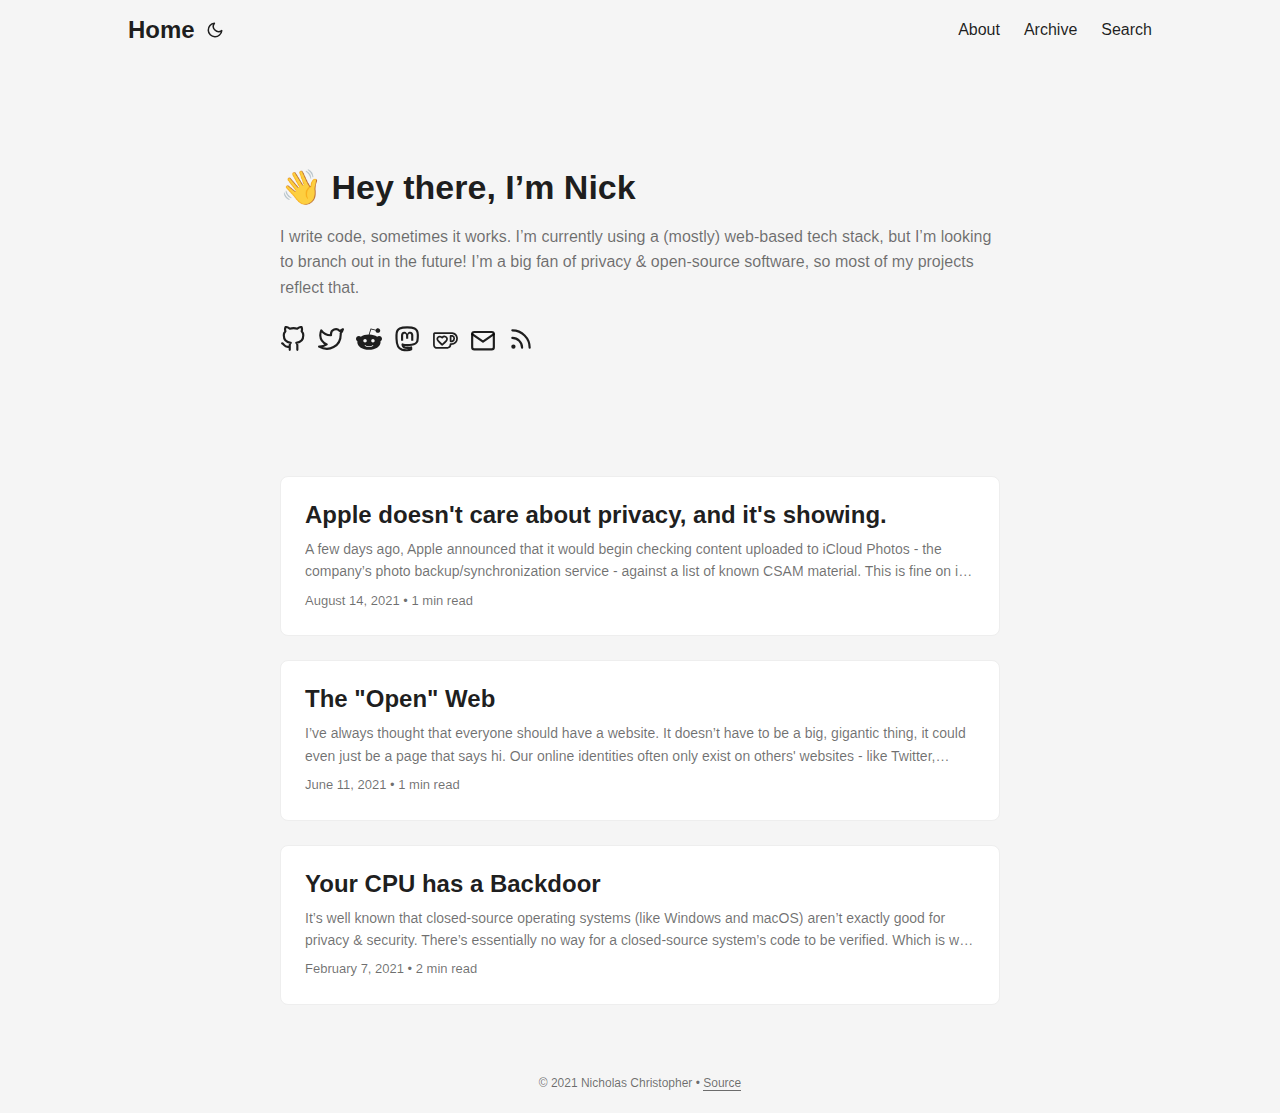
<file: index.html>
<!doctype html><html lang=en dir=auto><head><meta charset=utf-8><meta http-equiv=x-ua-compatible content="IE=edge"><meta name=viewport content="width=device-width,initial-scale=1,shrink-to-fit=no"><meta name=robots content="index, follow"><title>Nicholas Christopher</title><meta name=description content="I write code, sometimes it works."><meta name=author content="Nicholas Christopher"><link rel=canonical href=https://nchristopher.me/><link crossorigin=anonymous href=/assets/css/stylesheet.min.89aab768f0bfdb518bcb853d9ae801c0b09796beef62f872831e12d3bc8c7fbd.css integrity="sha256-iaq3aPC/21GLy4U9mugBwLCXlr7vYvhygx4S07yMf70=" rel="preload stylesheet" as=style><link rel=icon href=https://nchristopher.me/icon/favicon.ico><link rel=icon type=image/png sizes=16x16 href=https://nchristopher.me/icon/favicon-16x16.png><link rel=icon type=image/png sizes=32x32 href=https://nchristopher.me/icon/favicon-32x32.png><link rel=apple-touch-icon href=https://nchristopher.me/icon/apple-touch-icon.png><link rel=mask-icon href=https://nchristopher.me/safari-pinned-tab.svg><meta name=theme-color content="#2e2e33"><meta name=msapplication-TileColor content="#2e2e33"><meta name=generator content="Hugo 0.85.0"><link rel=alternate type=application/rss+xml href=https://nchristopher.me/index.xml><link rel=alternate type=application/json href=https://nchristopher.me/index.json><meta property="og:title" content="Nicholas Christopher"><meta property="og:description" content="I write code, sometimes it works."><meta property="og:type" content="website"><meta property="og:url" content="https://nchristopher.me/"><meta property="og:image" content="https://nchristopher.me/img/og-banner.png"><meta name=twitter:card content="summary_large_image"><meta name=twitter:image content="https://nchristopher.me/img/og-banner.png"><meta name=twitter:title content="Nicholas Christopher"><meta name=twitter:description content="I write code, sometimes it works."><script type=application/ld+json>{"@context":"https://schema.org","@type":"Organization","name":"Nicholas Christopher","url":"https://nchristopher.me/","description":"I write code, sometimes it works.","thumbnailUrl":"https://nchristopher.me/icon/favicon.ico","sameAs":["https://github.com/nchristopher","https://twitter.com/nickhasoccured","https://reddit.com/u/nickhasoccured","https://mastodon.online/@nchristopher","https://ko-fi.com/nchristopher","mailto:nchristopher@tuta.io","index.xml"]}</script></head><body class=list id=top><script>localStorage.getItem("pref-theme")==="dark"?document.body.classList.add('dark'):localStorage.getItem("pref-theme")==="light"?document.body.classList.remove('dark'):window.matchMedia('(prefers-color-scheme: dark)').matches&&document.body.classList.add('dark')</script><noscript><style type=text/css>#theme-toggle,.top-link{display:none}</style><style>@media(prefers-color-scheme:dark){:root{--theme:#1d1e20;--entry:#2e2e33;--primary:rgba(255, 255, 255, 0.84);--secondary:rgba(255, 255, 255, 0.56);--tertiary:rgba(255, 255, 255, 0.16);--content:rgba(255, 255, 255, 0.74);--hljs-bg:#2e2e33;--code-bg:#37383e;--border:#333}.list{background:var(--theme)}.list:not(.dark)::-webkit-scrollbar-track{background:0 0}.list:not(.dark)::-webkit-scrollbar-thumb{border-color:var(--theme)}}</style></noscript><header class=header><nav class=nav><div class=logo><a href=https://nchristopher.me/ accesskey=h title="Home (Alt + H)">Home</a>
<span class=logo-switches><button id=theme-toggle accesskey=t title="(Alt + T)"><svg id="moon" xmlns="http://www.w3.org/2000/svg" width="24" height="24" viewBox="0 0 24 24" fill="none" stroke="currentcolor" stroke-width="2" stroke-linecap="round" stroke-linejoin="round"><path d="M21 12.79A9 9 0 1111.21 3 7 7 0 0021 12.79z"/></svg><svg id="sun" xmlns="http://www.w3.org/2000/svg" width="24" height="24" viewBox="0 0 24 24" fill="none" stroke="currentcolor" stroke-width="2" stroke-linecap="round" stroke-linejoin="round"><circle cx="12" cy="12" r="5"/><line x1="12" y1="1" x2="12" y2="3"/><line x1="12" y1="21" x2="12" y2="23"/><line x1="4.22" y1="4.22" x2="5.64" y2="5.64"/><line x1="18.36" y1="18.36" x2="19.78" y2="19.78"/><line x1="1" y1="12" x2="3" y2="12"/><line x1="21" y1="12" x2="23" y2="12"/><line x1="4.22" y1="19.78" x2="5.64" y2="18.36"/><line x1="18.36" y1="5.64" x2="19.78" y2="4.22"/></svg></button></span></div><ul id=menu><li><a href=https://nchristopher.me/about/ title=About><span>About</span></a></li><li><a href=https://nchristopher.me/archive/ title=Archive><span>Archive</span></a></li><li><a href=https://nchristopher.me/search/ title="Search (Alt + /)" accesskey=/><span>Search</span></a></li></ul></nav></header><main class=main><article class="first-entry home-info"><header class=entry-header><h1>👋 Hey there, I&rsquo;m Nick</h1></header><section class=entry-content><p>I write code, sometimes it works. I&rsquo;m currently using a (mostly) web-based tech stack, but I&rsquo;m looking to branch out in the future! I&rsquo;m a big fan of privacy & open-source software, so most of my projects reflect that.</p></section><footer class=entry-footer><div class=social-icons><a href=https://github.com/nchristopher target=_blank rel="noopener noreferrer me" title=GitHub><svg xmlns="http://www.w3.org/2000/svg" viewBox="0 0 24 24" fill="none" stroke="currentcolor" stroke-width="2" stroke-linecap="round" stroke-linejoin="round"><path d="M9 19c-5 1.5-5-2.5-7-3m14 6v-3.87a3.37 3.37.0 00-.94-2.61c3.14-.35 6.44-1.54 6.44-7A5.44 5.44.0 0020 4.77 5.07 5.07.0 0019.91 1S18.73.65 16 2.48a13.38 13.38.0 00-7 0C6.27.65 5.09 1 5.09 1A5.07 5.07.0 005 4.77 5.44 5.44.0 003.5 8.55c0 5.42 3.3 6.61 6.44 7A3.37 3.37.0 009 18.13V22"/></svg></a><a href=https://twitter.com/nickhasoccured target=_blank rel="noopener noreferrer me" title=Twitter><svg xmlns="http://www.w3.org/2000/svg" viewBox="0 0 24 24" fill="none" stroke="currentcolor" stroke-width="2" stroke-linecap="round" stroke-linejoin="round"><path d="M23 3a10.9 10.9.0 01-3.14 1.53 4.48 4.48.0 00-7.86 3v1A10.66 10.66.0 013 4s-4 9 5 13a11.64 11.64.0 01-7 2c9 5 20 0 20-11.5a4.5 4.5.0 00-.08-.83A7.72 7.72.0 0023 3z"/></svg></a><a href=https://reddit.com/u/nickhasoccured target=_blank rel="noopener noreferrer me" title=Reddit><svg xmlns="http://www.w3.org/2000/svg" viewBox="0 0 24 24" fill="currentcolor" stroke="none" stroke-width="1"><path d="M24 11.779c0-1.459-1.192-2.645-2.657-2.645-.715.0-1.363.286-1.84.746-1.81-1.191-4.259-1.949-6.971-2.046l1.483-4.669 4.016.941-.006.058c0 1.193.975 2.163 2.174 2.163 1.198.0 2.172-.97 2.172-2.163S21.396 2 20.199 2c-.92.0-1.704.574-2.021 1.379l-4.329-1.015c-.189-.046-.381.063-.44.249L11.755 7.82c-2.838.034-5.409.798-7.3 2.025-.474-.438-1.103-.712-1.799-.712-1.465.0-2.656 1.187-2.656 2.646.0.97.533 1.811 1.317 2.271-.052.282-.086.567-.086.857C1.231 18.818 6.039 22 11.95 22s10.72-3.182 10.72-7.093c0-.274-.029-.544-.075-.81.832-.447 1.405-1.312 1.405-2.318zM6.776 13.595c0-.868.71-1.575 1.582-1.575s1.581.707 1.581 1.575-.709 1.574-1.581 1.574-1.582-.706-1.582-1.574zm9.061 4.669c-.797.793-2.048 1.179-3.824 1.179L12 19.44l-.013.003c-1.777.0-3.028-.386-3.824-1.179-.145-.144-.145-.379.0-.523.145-.145.381-.145.526.0.65.647 1.729.961 3.298.961l.013.003.013-.003c1.569.0 2.648-.315 3.298-.962.145-.145.381-.144.526.0.145.145.145.379.0.524zm-.189-3.095c-.872.0-1.581-.706-1.581-1.574s.709-1.575 1.581-1.575 1.581.707 1.581 1.575-.709 1.574-1.581 1.574z"/></svg></a><a href=https://mastodon.online/@nchristopher target=_blank rel="noopener noreferrer me" title=Mastodon><svg xmlns="http://www.w3.org/2000/svg" viewBox="0 0 24 24" fill="none" stroke="currentcolor" stroke-width="2" stroke-linecap="round" stroke-linejoin="round"><path d="M21.58 13.913c-.29 1.469-2.592 3.121-5.238 3.396-1.379.184-2.737.368-4.185.276-2.368-.092-4.237-.551-4.237-.551.0.184.014.459.043.643.308 2.294 2.317 2.478 4.22 2.57 1.922.0 3.633-.46 3.633-.46l.079 1.653s-1.344.734-3.738.918c-1.32.091-2.96-.092-4.869-.551-4.14-1.102-4.853-5.507-4.961-10.005-.034-1.285-.013-2.57-.013-3.58.0-4.589 3-5.966 3-5.966 1.513-.734 4.11-1.01 6.808-1.01h.067c2.699.0 5.296.276 6.81 1.01.0.0 3 1.377 3 5.967.0.0.037 3.304-.419 5.69" stroke="currentcolor"/><path d="M17.832 8.633v5h-1.978V8.78c0-1.023-.43-1.542-1.29-1.542-.95.0-1.427.616-1.427 1.834v2.655H11.17V9.072c0-1.218-.476-1.834-1.427-1.834-.86.0-1.29.52-1.29 1.542v4.852H6.475V8.633c0-1.022.26-1.834.782-2.434.538-.6 1.243-.909 2.118-.909 1.012.0 1.779.39 2.286 1.169l.492.827.493-.827c.507-.78 1.274-1.169 2.286-1.169.875.0 1.58.308 2.118.909.522.6.782 1.412.782 2.434" fill="currentcolor" stroke="none"/></svg></a><a href=https://ko-fi.com/nchristopher target=_blank rel="noopener noreferrer me" title=KoFi><svg xmlns="http://www.w3.org/2000/svg" xmlns:xlink="http://www.w3.org/1999/xlink" viewBox="0 -3 23 27" fill="none" stroke="currentcolor" stroke-width="1.8" stroke-linecap="round" stroke-linejoin="round"><path d="M23.881 8.948c-.773-4.085-4.859-4.593-4.859-4.593H.723c-.604.0-.679.798-.679.798s-.082 7.324-.022 11.822c.164 2.424 2.586 2.672 2.586 2.672s8.267-.023 11.966-.049c2.438-.426 2.683-2.566 2.658-3.734 4.352.24 7.422-2.831 6.649-6.916zm-11.062 3.511c-1.246 1.453-4.011 3.976-4.011 3.976s-.121.119-.31.023c-.076-.057-.108-.09-.108-.09-.443-.441-3.368-3.049-4.034-3.954-.709-.965-1.041-2.7-.091-3.71.951-1.01 3.005-1.086 4.363.407.0.0 1.565-1.782 3.468-.963 1.904.82 1.832 3.011.723 4.311zm6.173.478c-.928.116-1.682.028-1.682.028V7.284h1.77s1.971.551 1.971 2.638c0 1.913-.985 2.667-2.059 3.015z"/></svg></a><a href=mailto:nchristopher@tuta.io target=_blank rel="noopener noreferrer me" title=Email><svg xmlns="http://www.w3.org/2000/svg" viewBox="0 0 24 21" fill="none" stroke="currentcolor" stroke-width="2" stroke-linecap="round" stroke-linejoin="round"><path d="M4 4h16c1.1.0 2 .9 2 2v12c0 1.1-.9 2-2 2H4c-1.1.0-2-.9-2-2V6c0-1.1.9-2 2-2z"/><polyline points="22,6 12,13 2,6"/></svg></a><a href=index.xml target=_blank rel="noopener noreferrer me" title=RsS><svg xmlns="http://www.w3.org/2000/svg" viewBox="0 0 24 24" fill="none" stroke="currentcolor" stroke-width="2" stroke-linecap="round" stroke-linejoin="round"><path d="M4 11a9 9 0 019 9"/><path d="M4 4a16 16 0 0116 16"/><circle cx="5" cy="19" r="1"/></svg></a></div></footer></article><article class=post-entry><header class=entry-header><h2>Apple doesn't care about privacy, and it's showing.</h2></header><section class=entry-content><p>A few days ago, Apple announced that it would begin checking content uploaded to iCloud Photos - the company’s photo backup/synchronization service - against a list of known CSAM material. This is fine on it’s own, however the system could easily be abused.
So what happens when a government says “We want you to add these hashes of government-critical memes to your database”? Apple says they would “refuse such demands”, I doubt they could....</p></section><footer class=entry-footer>August 14, 2021&nbsp;•&nbsp;1 min read</footer><a class=entry-link aria-label="post link to Apple doesn't care about privacy, and it's showing." href=https://nchristopher.me/posts/apple-privacy/></a></article><article class=post-entry><header class=entry-header><h2>The "Open" Web</h2></header><section class=entry-content><p>I’ve always thought that everyone should have a website.
It doesn’t have to be a big, gigantic thing, it could even just be a page that says hi.
Our online identities often only exist on others' websites - like Twitter, Instagram, and Facebook. Having your own website puts you in control, and that’s extremely important for an open web.
Not to say social media is some horrible thing, but it’s quite scary to think just how much control big tech companies have over the internet....</p></section><footer class=entry-footer>June 11, 2021&nbsp;•&nbsp;1 min read</footer><a class=entry-link aria-label='post link to The "Open" Web' href=https://nchristopher.me/posts/the-open-web/></a></article><article class=post-entry><header class=entry-header><h2>Your CPU has a Backdoor</h2></header><section class=entry-content><p>It’s well known that closed-source operating systems (like Windows and macOS) aren’t exactly good for privacy & security. There’s essentially no way for a closed-source system’s code to be verified.
Which is why people concerned about their privacy & security should use Libre operating systems, such as Linux. But that’s not where it ends.
The Intel Management Engine Intel’s Management Engine (ME for short, which is what I’ll be calling it) is a seperate computing enviornment present on every Intel chip since mid 2006....</p></section><footer class=entry-footer>February 7, 2021&nbsp;•&nbsp;2 min read</footer><a class=entry-link aria-label="post link to Your CPU has a Backdoor" href=https://nchristopher.me/posts/cpu-backdoor/></a></article></main><footer class=footer><span>© 2021 Nicholas Christopher • <a href=https://github.com/nchristopher/nchristopher.me>Source</a></span></footer><a href=#top aria-label="go to top" title="Go to Top (Alt + G)"><button class=top-link id=top-link type=button accesskey=g><svg xmlns="http://www.w3.org/2000/svg" viewBox="0 0 12 6" fill="currentcolor"><path d="M12 6H0l6-6z"/></svg></button></a>
<script>window.onload=function(){localStorage.getItem("menu-scroll-position")&&(document.getElementById("menu").scrollLeft=localStorage.getItem("menu-scroll-position"))},document.querySelectorAll('a[href^="#"]').forEach(a=>{a.addEventListener("click",function(b){b.preventDefault();var a=this.getAttribute("href").substr(1);window.matchMedia("(prefers-reduced-motion: reduce)").matches?document.querySelector(`[id='${decodeURIComponent(a)}']`).scrollIntoView():document.querySelector(`[id='${decodeURIComponent(a)}']`).scrollIntoView({behavior:"smooth"}),a==="top"?history.replaceState(null,null," "):history.replaceState(null,null,`#${a}`)})});var mybutton=document.getElementById("top-link");window.onscroll=function(){document.body.scrollTop>800||document.documentElement.scrollTop>800?(mybutton.style.visibility="visible",mybutton.style.opacity="1"):(mybutton.style.visibility="hidden",mybutton.style.opacity="0")};function menu_on_scroll(){localStorage.setItem("menu-scroll-position",document.getElementById("menu").scrollLeft)}</script><script>document.getElementById("theme-toggle").addEventListener("click",()=>{document.body.className.includes("dark")?(document.body.classList.remove("dark"),localStorage.setItem("pref-theme","light")):(document.body.classList.add("dark"),localStorage.setItem("pref-theme","dark"))})</script></body></html>
</file>
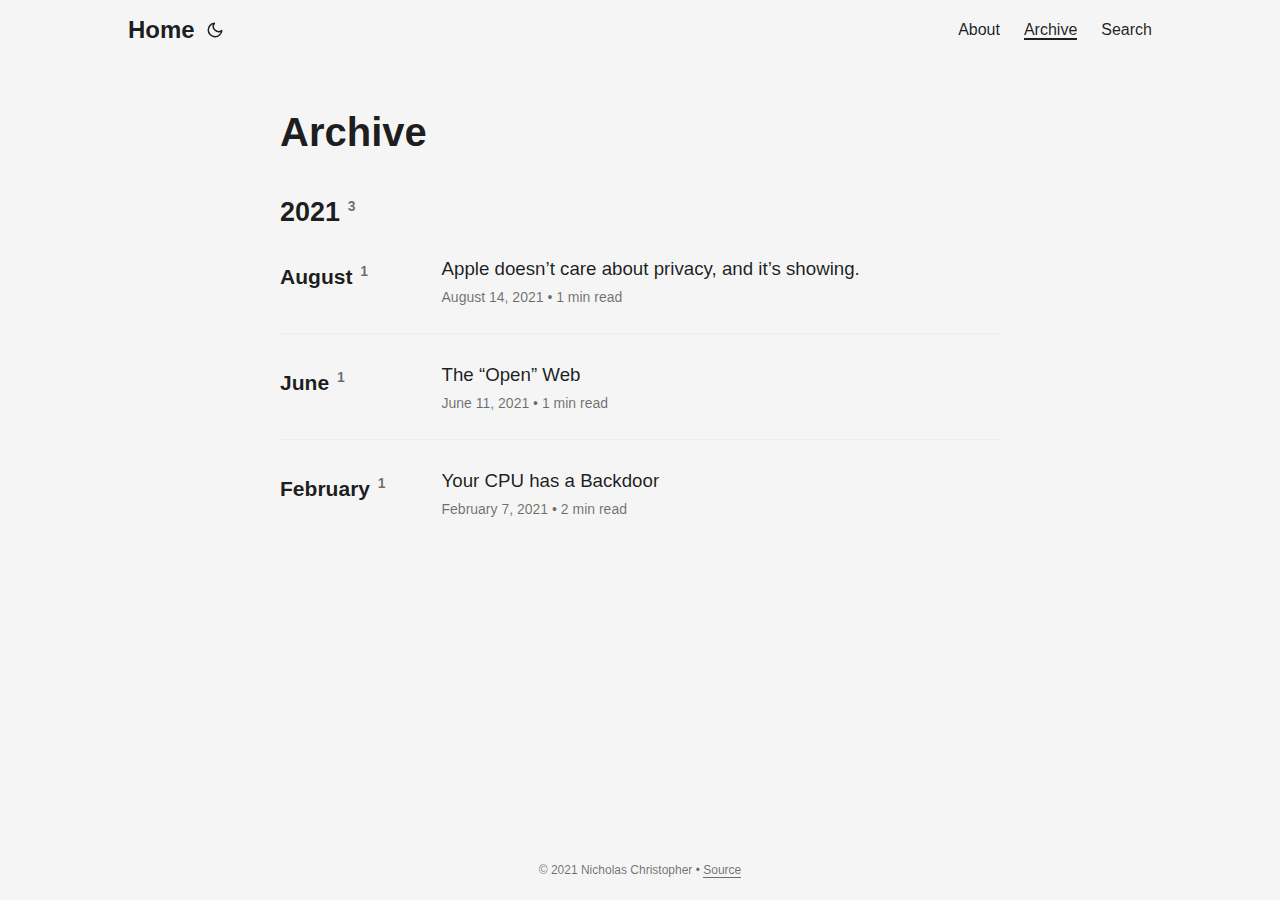
<file: archive/index.html>
<!doctype html><html lang=en dir=auto><head><meta charset=utf-8><meta http-equiv=x-ua-compatible content="IE=edge"><meta name=viewport content="width=device-width,initial-scale=1,shrink-to-fit=no"><meta name=robots content="index, follow"><title>Archive | Nicholas Christopher</title><meta name=keywords content><meta name=description content="Archive - Nicholas Christopher"><meta name=author content="Nicholas Christopher"><link rel=canonical href=https://nchristopher.me/archive/><link crossorigin=anonymous href=/assets/css/stylesheet.min.89aab768f0bfdb518bcb853d9ae801c0b09796beef62f872831e12d3bc8c7fbd.css integrity="sha256-iaq3aPC/21GLy4U9mugBwLCXlr7vYvhygx4S07yMf70=" rel="preload stylesheet" as=style><link rel=icon href=https://nchristopher.me/icon/favicon.ico><link rel=icon type=image/png sizes=16x16 href=https://nchristopher.me/icon/favicon-16x16.png><link rel=icon type=image/png sizes=32x32 href=https://nchristopher.me/icon/favicon-32x32.png><link rel=apple-touch-icon href=https://nchristopher.me/icon/apple-touch-icon.png><link rel=mask-icon href=https://nchristopher.me/safari-pinned-tab.svg><meta name=theme-color content="#2e2e33"><meta name=msapplication-TileColor content="#2e2e33"><meta name=generator content="Hugo 0.85.0"><meta property="og:title" content="Archive"><meta property="og:description" content><meta property="og:type" content="article"><meta property="og:url" content="https://nchristopher.me/archive/"><meta property="og:image" content="https://nchristopher.me/img/og-banner.png"><meta property="article:section" content><meta name=twitter:card content="summary_large_image"><meta name=twitter:image content="https://nchristopher.me/img/og-banner.png"><meta name=twitter:title content="Archive"><meta name=twitter:description content><script type=application/ld+json>{"@context":"https://schema.org","@type":"BreadcrumbList","itemListElement":[{"@type":"ListItem","position":1,"name":"Archive","item":"https://nchristopher.me/archive/"}]}</script><script type=application/ld+json>{"@context":"https://schema.org","@type":"BlogPosting","headline":"Archive","name":"Archive","description":"","keywords":[],"articleBody":"","wordCount":"0","inLanguage":"en","datePublished":"0001-01-01T00:00:00Z","dateModified":"0001-01-01T00:00:00Z","author":{"@type":"Person","name":"Nicholas Christopher"},"mainEntityOfPage":{"@type":"WebPage","@id":"https://nchristopher.me/archive/"},"publisher":{"@type":"Organization","name":"Nicholas Christopher","logo":{"@type":"ImageObject","url":"https://nchristopher.me/icon/favicon.ico"}}}</script></head><body class=list id=top><script>localStorage.getItem("pref-theme")==="dark"?document.body.classList.add('dark'):localStorage.getItem("pref-theme")==="light"?document.body.classList.remove('dark'):window.matchMedia('(prefers-color-scheme: dark)').matches&&document.body.classList.add('dark')</script><noscript><style type=text/css>#theme-toggle,.top-link{display:none}</style><style>@media(prefers-color-scheme:dark){:root{--theme:#1d1e20;--entry:#2e2e33;--primary:rgba(255, 255, 255, 0.84);--secondary:rgba(255, 255, 255, 0.56);--tertiary:rgba(255, 255, 255, 0.16);--content:rgba(255, 255, 255, 0.74);--hljs-bg:#2e2e33;--code-bg:#37383e;--border:#333}.list{background:var(--theme)}.list:not(.dark)::-webkit-scrollbar-track{background:0 0}.list:not(.dark)::-webkit-scrollbar-thumb{border-color:var(--theme)}}</style></noscript><header class=header><nav class=nav><div class=logo><a href=https://nchristopher.me/ accesskey=h title="Home (Alt + H)">Home</a>
<span class=logo-switches><button id=theme-toggle accesskey=t title="(Alt + T)"><svg id="moon" xmlns="http://www.w3.org/2000/svg" width="24" height="24" viewBox="0 0 24 24" fill="none" stroke="currentcolor" stroke-width="2" stroke-linecap="round" stroke-linejoin="round"><path d="M21 12.79A9 9 0 1111.21 3 7 7 0 0021 12.79z"/></svg><svg id="sun" xmlns="http://www.w3.org/2000/svg" width="24" height="24" viewBox="0 0 24 24" fill="none" stroke="currentcolor" stroke-width="2" stroke-linecap="round" stroke-linejoin="round"><circle cx="12" cy="12" r="5"/><line x1="12" y1="1" x2="12" y2="3"/><line x1="12" y1="21" x2="12" y2="23"/><line x1="4.22" y1="4.22" x2="5.64" y2="5.64"/><line x1="18.36" y1="18.36" x2="19.78" y2="19.78"/><line x1="1" y1="12" x2="3" y2="12"/><line x1="21" y1="12" x2="23" y2="12"/><line x1="4.22" y1="19.78" x2="5.64" y2="18.36"/><line x1="18.36" y1="5.64" x2="19.78" y2="4.22"/></svg></button></span></div><ul id=menu><li><a href=https://nchristopher.me/about/ title=About><span>About</span></a></li><li><a href=https://nchristopher.me/archive/ title=Archive><span class=active>Archive</span></a></li><li><a href=https://nchristopher.me/search/ title="Search (Alt + /)" accesskey=/><span>Search</span></a></li></ul></nav></header><main class=main><header class=page-header><h1>Archive</h1></header><div class=archive-year><h2 class=archive-year-header>2021<sup class=archive-count>&nbsp;&nbsp;3</sup></h2><div class=archive-month><h3 class=archive-month-header>August<sup class=archive-count>&nbsp;&nbsp;1</sup></h3><div class=archive-posts><div class=archive-entry><h3 class=archive-entry-title>Apple doesn&rsquo;t care about privacy, and it&rsquo;s showing.</h3><div class=archive-meta>August 14, 2021&nbsp;•&nbsp;1 min read</div><a class=entry-link aria-label="post link to Apple doesn't care about privacy, and it's showing." href=https://nchristopher.me/posts/apple-privacy/></a></div></div></div><div class=archive-month><h3 class=archive-month-header>June<sup class=archive-count>&nbsp;&nbsp;1</sup></h3><div class=archive-posts><div class=archive-entry><h3 class=archive-entry-title>The &ldquo;Open&rdquo; Web</h3><div class=archive-meta>June 11, 2021&nbsp;•&nbsp;1 min read</div><a class=entry-link aria-label='post link to The "Open" Web' href=https://nchristopher.me/posts/the-open-web/></a></div></div></div><div class=archive-month><h3 class=archive-month-header>February<sup class=archive-count>&nbsp;&nbsp;1</sup></h3><div class=archive-posts><div class=archive-entry><h3 class=archive-entry-title>Your CPU has a Backdoor</h3><div class=archive-meta>February 7, 2021&nbsp;•&nbsp;2 min read</div><a class=entry-link aria-label="post link to Your CPU has a Backdoor" href=https://nchristopher.me/posts/cpu-backdoor/></a></div></div></div></div></main><footer class=footer><span>© 2021 Nicholas Christopher • <a href=https://github.com/nchristopher/nchristopher.me>Source</a></span></footer><a href=#top aria-label="go to top" title="Go to Top (Alt + G)"><button class=top-link id=top-link type=button accesskey=g><svg xmlns="http://www.w3.org/2000/svg" viewBox="0 0 12 6" fill="currentcolor"><path d="M12 6H0l6-6z"/></svg></button></a>
<script>window.onload=function(){localStorage.getItem("menu-scroll-position")&&(document.getElementById("menu").scrollLeft=localStorage.getItem("menu-scroll-position"))},document.querySelectorAll('a[href^="#"]').forEach(a=>{a.addEventListener("click",function(b){b.preventDefault();var a=this.getAttribute("href").substr(1);window.matchMedia("(prefers-reduced-motion: reduce)").matches?document.querySelector(`[id='${decodeURIComponent(a)}']`).scrollIntoView():document.querySelector(`[id='${decodeURIComponent(a)}']`).scrollIntoView({behavior:"smooth"}),a==="top"?history.replaceState(null,null," "):history.replaceState(null,null,`#${a}`)})});var mybutton=document.getElementById("top-link");window.onscroll=function(){document.body.scrollTop>800||document.documentElement.scrollTop>800?(mybutton.style.visibility="visible",mybutton.style.opacity="1"):(mybutton.style.visibility="hidden",mybutton.style.opacity="0")};function menu_on_scroll(){localStorage.setItem("menu-scroll-position",document.getElementById("menu").scrollLeft)}</script><script>document.getElementById("theme-toggle").addEventListener("click",()=>{document.body.className.includes("dark")?(document.body.classList.remove("dark"),localStorage.setItem("pref-theme","light")):(document.body.classList.add("dark"),localStorage.setItem("pref-theme","dark"))})</script></body></html>
</file>
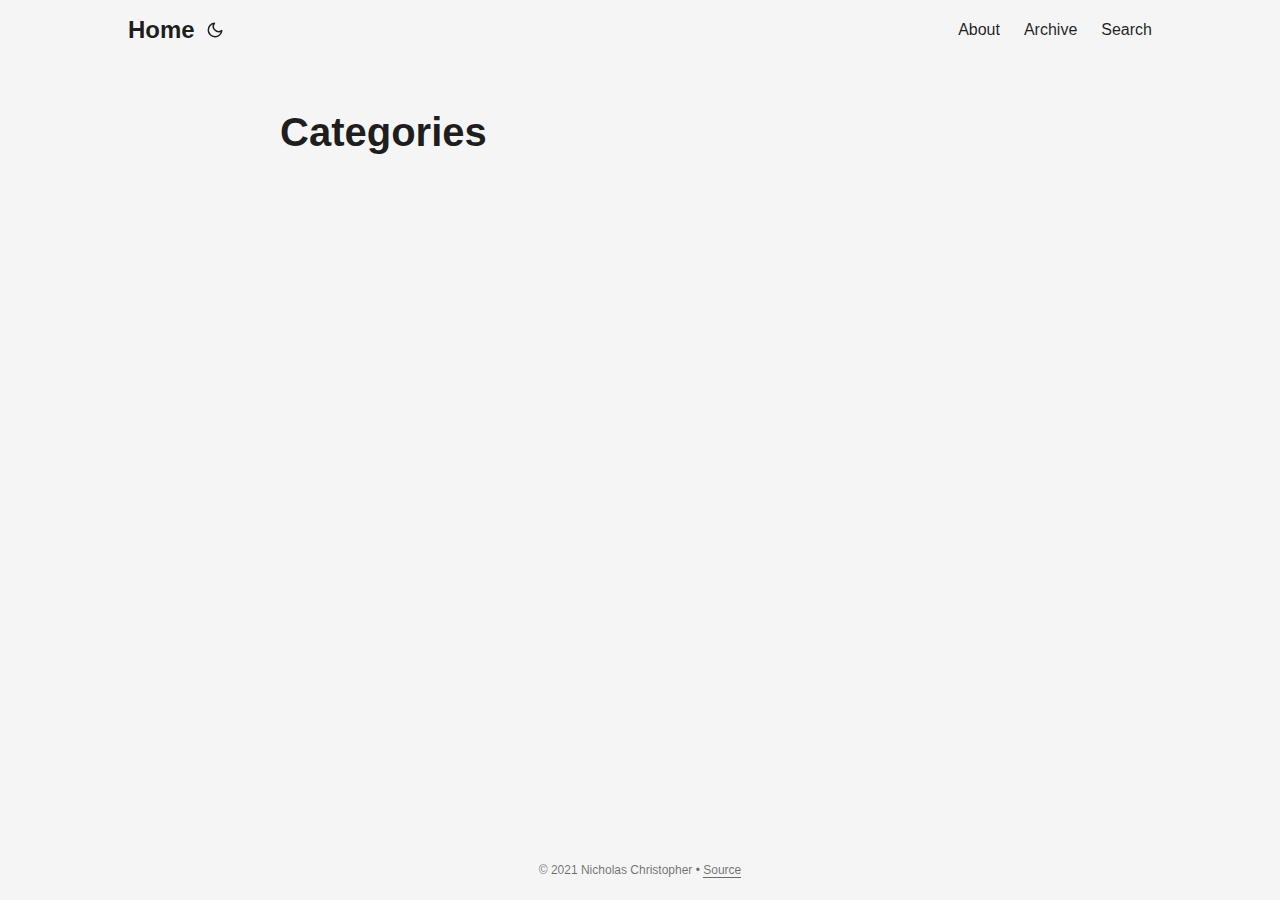
<file: categories/index.html>
<!doctype html><html lang=en dir=auto><head><meta charset=utf-8><meta http-equiv=x-ua-compatible content="IE=edge"><meta name=viewport content="width=device-width,initial-scale=1,shrink-to-fit=no"><meta name=robots content="index, follow"><title>Categories | Nicholas Christopher</title><meta name=keywords content><meta name=description content="I write code, sometimes it works."><meta name=author content="Nicholas Christopher"><link rel=canonical href=https://nchristopher.me/categories/><link crossorigin=anonymous href=/assets/css/stylesheet.min.96c6cc2fbc9ee3465e868c73aa2a5e24c6aacb7a8f593c5cc7ddac5b603d9ac9.css integrity="sha256-lsbML7ye40ZehoxzqipeJMaqy3qPWTxcx92sW2A9msk=" rel="preload stylesheet" as=style><link rel=icon href=https://nchristopher.me/icon/favicon.ico><link rel=icon type=image/png sizes=16x16 href=https://nchristopher.me/icon/favicon-16x16.png><link rel=icon type=image/png sizes=32x32 href=https://nchristopher.me/icon/favicon-32x32.png><link rel=apple-touch-icon href=https://nchristopher.me/icon/apple-touch-icon.png><link rel=mask-icon href=https://nchristopher.me/safari-pinned-tab.svg><meta name=theme-color content="#2e2e33"><meta name=msapplication-TileColor content="#2e2e33"><meta name=generator content="Hugo 0.80.0"><link rel=alternate type=application/rss+xml href=https://nchristopher.me/categories/index.xml><meta property="og:title" content="Categories"><meta property="og:description" content="I write code, sometimes it works."><meta property="og:type" content="website"><meta property="og:url" content="https://nchristopher.me/categories/"><meta property="og:image" content="https://nchristopher.me/img/og-banner.png"><meta name=twitter:card content="summary_large_image"><meta name=twitter:image content="https://nchristopher.me/img/og-banner.png"><meta name=twitter:title content="Categories"><meta name=twitter:description content="I write code, sometimes it works."></head><body class=list id=top><script>if(localStorage.getItem("pref-theme")==="dark"){document.body.classList.add('dark');}else if(localStorage.getItem("pref-theme")==="light"){document.body.classList.remove('dark')}else if(window.matchMedia('(prefers-color-scheme: dark)').matches){document.body.classList.add('dark');}</script><noscript><style type=text/css>#theme-toggle,.top-link{display:none}</style><style>@media(prefers-color-scheme:dark){:root{--theme: #1d1e20;--entry: #2e2e33;--primary: rgba(255, 255, 255, 0.84);--secondary: rgba(255, 255, 255, 0.56);--tertiary: rgba(255, 255, 255, 0.16);--content: rgba(255, 255, 255, 0.74);--hljs-bg: #2e2e33;--code-bg: #37383e;--border: #333}.list{background:var(--theme)}.list:not(.dark)::-webkit-scrollbar-track{background:0 0}.list:not(.dark)::-webkit-scrollbar-thumb{border-color:var(--theme)}}</style></noscript><header class=header><nav class=nav><div class=logo><a href=https://nchristopher.me/ accesskey=h title="Home (Alt + H)">Home</a>
<span class=logo-switches><button id=theme-toggle accesskey=t title="(Alt + T)"><svg id="moon" xmlns="http://www.w3.org/2000/svg" width="24" height="24" viewBox="0 0 24 24" fill="none" stroke="currentcolor" stroke-width="2" stroke-linecap="round" stroke-linejoin="round"><path d="M21 12.79A9 9 0 1111.21 3 7 7 0 0021 12.79z"/></svg><svg id="sun" xmlns="http://www.w3.org/2000/svg" width="24" height="24" viewBox="0 0 24 24" fill="none" stroke="currentcolor" stroke-width="2" stroke-linecap="round" stroke-linejoin="round"><circle cx="12" cy="12" r="5"/><line x1="12" y1="1" x2="12" y2="3"/><line x1="12" y1="21" x2="12" y2="23"/><line x1="4.22" y1="4.22" x2="5.64" y2="5.64"/><line x1="18.36" y1="18.36" x2="19.78" y2="19.78"/><line x1="1" y1="12" x2="3" y2="12"/><line x1="21" y1="12" x2="23" y2="12"/><line x1="4.22" y1="19.78" x2="5.64" y2="18.36"/><line x1="18.36" y1="5.64" x2="19.78" y2="4.22"/></svg></button></span></div><ul id=menu><li><a href=https://nchristopher.me/about/ title=About><span>About</span></a></li><li><a href=https://nchristopher.me/archive/ title=Archive><span>Archive</span></a></li><li><a href=https://nchristopher.me/search/ title="Search (Alt + /)" accesskey=/><span>Search</span></a></li></ul></nav></header><main class=main><header class=page-header><h1>Categories</h1></header><ul class=terms-tags></ul></main><footer class=footer><span>© 2021 Nicholas Christopher • <a href=https://github.com/nchristopher/nchristopher.me>Source</a></span></footer><a href=#top aria-label="go to top" title="Go to Top (Alt + G)"><button class=top-link id=top-link type=button accesskey=g><svg xmlns="http://www.w3.org/2000/svg" viewBox="0 0 12 6" fill="currentcolor"><path d="M12 6H0l6-6z"/></svg></button></a>
<script>window.onload=function(){if(localStorage.getItem("menu-scroll-position")){document.getElementById('menu').scrollLeft=localStorage.getItem("menu-scroll-position");}}
document.querySelectorAll('a[href^="#"]').forEach(anchor=>{anchor.addEventListener("click",function(e){e.preventDefault();var id=this.getAttribute("href").substr(1);if(!window.matchMedia('(prefers-reduced-motion: reduce)').matches){document.querySelector(`[id='${decodeURIComponent(id)}']`).scrollIntoView({behavior:"smooth"});}else{document.querySelector(`[id='${decodeURIComponent(id)}']`).scrollIntoView();}
if(id==="top"){history.replaceState(null,null," ");}else{history.replaceState(null,null,`#${id}`);}});});var mybutton=document.getElementById("top-link");window.onscroll=function(){if(document.body.scrollTop>800||document.documentElement.scrollTop>800){mybutton.style.visibility="visible";mybutton.style.opacity="1";}else{mybutton.style.visibility="hidden";mybutton.style.opacity="0";}};function menu_on_scroll(){localStorage.setItem("menu-scroll-position",document.getElementById('menu').scrollLeft);}</script><script>document.getElementById("theme-toggle").addEventListener("click",()=>{if(document.body.className.includes("dark")){document.body.classList.remove('dark');localStorage.setItem("pref-theme",'light');}else{document.body.classList.add('dark');localStorage.setItem("pref-theme",'dark');}})</script></body></html>
</file>
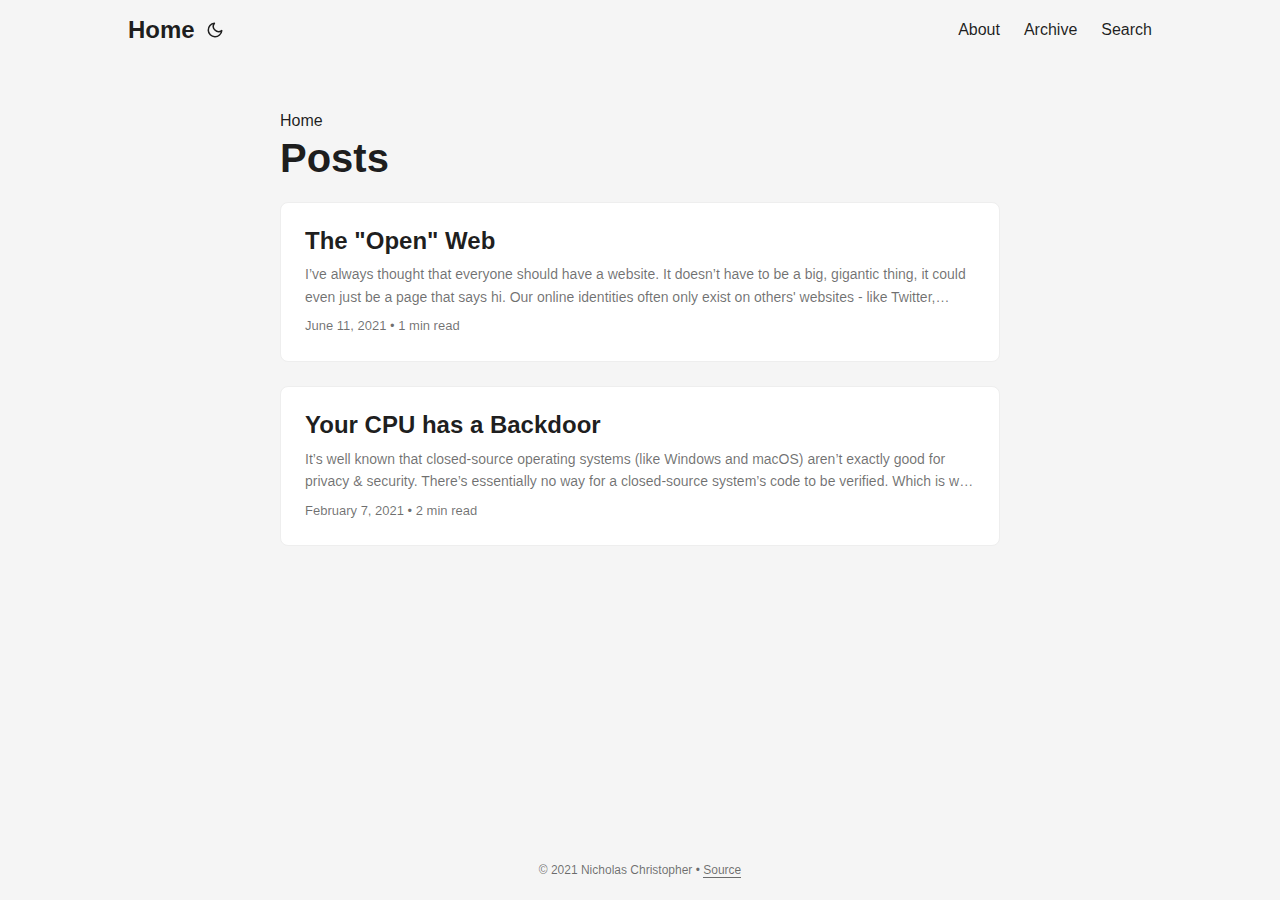
<file: posts/index.html>
<!doctype html><html lang=en dir=auto><head><meta charset=utf-8><meta http-equiv=x-ua-compatible content="IE=edge"><meta name=viewport content="width=device-width,initial-scale=1,shrink-to-fit=no"><meta name=robots content="index, follow"><title>Posts | Nicholas Christopher</title><meta name=keywords content><meta name=description content="I write code, sometimes it works."><meta name=author content="Nicholas Christopher"><link rel=canonical href=https://nchristopher.me/posts/><link crossorigin=anonymous href=/assets/css/stylesheet.min.96c6cc2fbc9ee3465e868c73aa2a5e24c6aacb7a8f593c5cc7ddac5b603d9ac9.css integrity="sha256-lsbML7ye40ZehoxzqipeJMaqy3qPWTxcx92sW2A9msk=" rel="preload stylesheet" as=style><link rel=icon href=https://nchristopher.me/icon/favicon.ico><link rel=icon type=image/png sizes=16x16 href=https://nchristopher.me/icon/favicon-16x16.png><link rel=icon type=image/png sizes=32x32 href=https://nchristopher.me/icon/favicon-32x32.png><link rel=apple-touch-icon href=https://nchristopher.me/icon/apple-touch-icon.png><link rel=mask-icon href=https://nchristopher.me/safari-pinned-tab.svg><meta name=theme-color content="#2e2e33"><meta name=msapplication-TileColor content="#2e2e33"><meta name=generator content="Hugo 0.80.0"><link rel=alternate type=application/rss+xml href=https://nchristopher.me/posts/index.xml><meta property="og:title" content="Posts"><meta property="og:description" content="I write code, sometimes it works."><meta property="og:type" content="website"><meta property="og:url" content="https://nchristopher.me/posts/"><meta property="og:image" content="https://nchristopher.me/img/og-banner.png"><meta name=twitter:card content="summary_large_image"><meta name=twitter:image content="https://nchristopher.me/img/og-banner.png"><meta name=twitter:title content="Posts"><meta name=twitter:description content="I write code, sometimes it works."><script type=application/ld+json>{"@context":"https://schema.org","@type":"BreadcrumbList","itemListElement":[{"@type":"ListItem","position":1,"name":"Posts","item":"https://nchristopher.me/posts/"}]}</script></head><body class=list id=top><script>if(localStorage.getItem("pref-theme")==="dark"){document.body.classList.add('dark');}else if(localStorage.getItem("pref-theme")==="light"){document.body.classList.remove('dark')}else if(window.matchMedia('(prefers-color-scheme: dark)').matches){document.body.classList.add('dark');}</script><noscript><style type=text/css>#theme-toggle,.top-link{display:none}</style><style>@media(prefers-color-scheme:dark){:root{--theme: #1d1e20;--entry: #2e2e33;--primary: rgba(255, 255, 255, 0.84);--secondary: rgba(255, 255, 255, 0.56);--tertiary: rgba(255, 255, 255, 0.16);--content: rgba(255, 255, 255, 0.74);--hljs-bg: #2e2e33;--code-bg: #37383e;--border: #333}.list{background:var(--theme)}.list:not(.dark)::-webkit-scrollbar-track{background:0 0}.list:not(.dark)::-webkit-scrollbar-thumb{border-color:var(--theme)}}</style></noscript><header class=header><nav class=nav><div class=logo><a href=https://nchristopher.me/ accesskey=h title="Home (Alt + H)">Home</a>
<span class=logo-switches><button id=theme-toggle accesskey=t title="(Alt + T)"><svg id="moon" xmlns="http://www.w3.org/2000/svg" width="24" height="24" viewBox="0 0 24 24" fill="none" stroke="currentcolor" stroke-width="2" stroke-linecap="round" stroke-linejoin="round"><path d="M21 12.79A9 9 0 1111.21 3 7 7 0 0021 12.79z"/></svg><svg id="sun" xmlns="http://www.w3.org/2000/svg" width="24" height="24" viewBox="0 0 24 24" fill="none" stroke="currentcolor" stroke-width="2" stroke-linecap="round" stroke-linejoin="round"><circle cx="12" cy="12" r="5"/><line x1="12" y1="1" x2="12" y2="3"/><line x1="12" y1="21" x2="12" y2="23"/><line x1="4.22" y1="4.22" x2="5.64" y2="5.64"/><line x1="18.36" y1="18.36" x2="19.78" y2="19.78"/><line x1="1" y1="12" x2="3" y2="12"/><line x1="21" y1="12" x2="23" y2="12"/><line x1="4.22" y1="19.78" x2="5.64" y2="18.36"/><line x1="18.36" y1="5.64" x2="19.78" y2="4.22"/></svg></button></span></div><ul id=menu><li><a href=https://nchristopher.me/about/ title=About><span>About</span></a></li><li><a href=https://nchristopher.me/archive/ title=Archive><span>Archive</span></a></li><li><a href=https://nchristopher.me/search/ title="Search (Alt + /)" accesskey=/><span>Search</span></a></li></ul></nav></header><main class=main><header class=page-header><div class=breadcrumbs><a href=https://nchristopher.me/>Home</a></div><h1>Posts</h1></header><article class=post-entry><header class=entry-header><h2>The "Open" Web</h2></header><section class=entry-content><p>I’ve always thought that everyone should have a website.
It doesn’t have to be a big, gigantic thing, it could even just be a page that says hi.
Our online identities often only exist on others' websites - like Twitter, Instagram, and Facebook. Having your own website puts you in control, and that’s extremely important for an open web.
Not to say social media is some horrible thing, but it’s quite scary to think just how much control big tech companies have over the internet....</p></section><footer class=entry-footer>June 11, 2021&nbsp;•&nbsp;1 min read</footer><a class=entry-link aria-label='post link to The "Open" Web' href=https://nchristopher.me/posts/the-open-web/></a></article><article class=post-entry><header class=entry-header><h2>Your CPU has a Backdoor</h2></header><section class=entry-content><p>It’s well known that closed-source operating systems (like Windows and macOS) aren’t exactly good for privacy & security. There’s essentially no way for a closed-source system’s code to be verified.
Which is why people concerned about their privacy & security should use Libre operating systems, such as Linux. But that’s not where it ends.
The Intel Management Engine Intel’s Management Engine (ME for short, which is what I’ll be calling it) is a seperate computing enviornment present on every Intel chip since mid 2006....</p></section><footer class=entry-footer>February 7, 2021&nbsp;•&nbsp;2 min read</footer><a class=entry-link aria-label="post link to Your CPU has a Backdoor" href=https://nchristopher.me/posts/cpu-backdoor/></a></article></main><footer class=footer><span>© 2021 Nicholas Christopher • <a href=https://github.com/nchristopher/nchristopher.me>Source</a></span></footer><a href=#top aria-label="go to top" title="Go to Top (Alt + G)"><button class=top-link id=top-link type=button accesskey=g><svg xmlns="http://www.w3.org/2000/svg" viewBox="0 0 12 6" fill="currentcolor"><path d="M12 6H0l6-6z"/></svg></button></a>
<script>window.onload=function(){if(localStorage.getItem("menu-scroll-position")){document.getElementById('menu').scrollLeft=localStorage.getItem("menu-scroll-position");}}
document.querySelectorAll('a[href^="#"]').forEach(anchor=>{anchor.addEventListener("click",function(e){e.preventDefault();var id=this.getAttribute("href").substr(1);if(!window.matchMedia('(prefers-reduced-motion: reduce)').matches){document.querySelector(`[id='${decodeURIComponent(id)}']`).scrollIntoView({behavior:"smooth"});}else{document.querySelector(`[id='${decodeURIComponent(id)}']`).scrollIntoView();}
if(id==="top"){history.replaceState(null,null," ");}else{history.replaceState(null,null,`#${id}`);}});});var mybutton=document.getElementById("top-link");window.onscroll=function(){if(document.body.scrollTop>800||document.documentElement.scrollTop>800){mybutton.style.visibility="visible";mybutton.style.opacity="1";}else{mybutton.style.visibility="hidden";mybutton.style.opacity="0";}};function menu_on_scroll(){localStorage.setItem("menu-scroll-position",document.getElementById('menu').scrollLeft);}</script><script>document.getElementById("theme-toggle").addEventListener("click",()=>{if(document.body.className.includes("dark")){document.body.classList.remove('dark');localStorage.setItem("pref-theme",'light');}else{document.body.classList.add('dark');localStorage.setItem("pref-theme",'dark');}})</script></body></html>
</file>
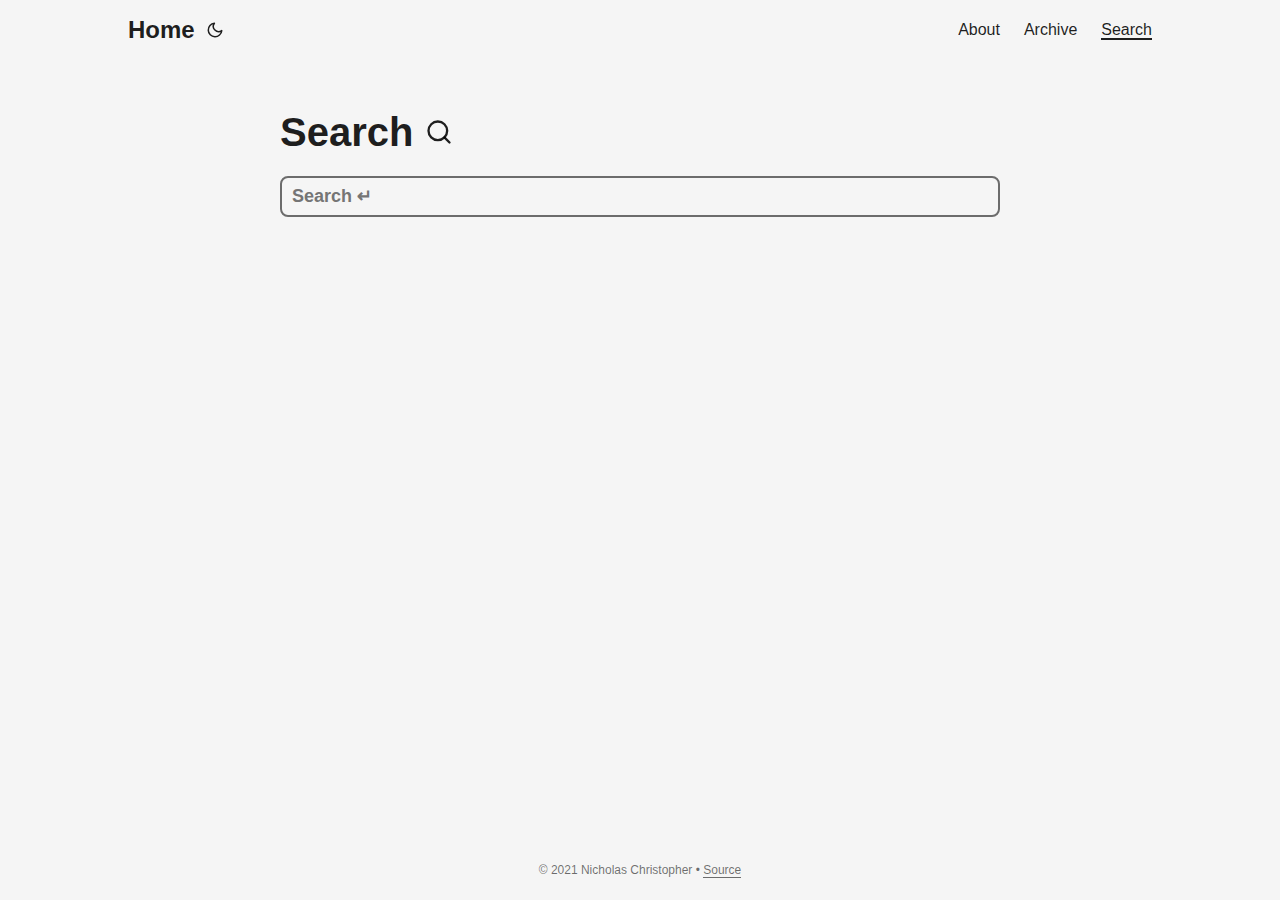
<file: search/index.html>
<!doctype html><html lang=en dir=auto><head><meta charset=utf-8><meta http-equiv=x-ua-compatible content="IE=edge"><meta name=viewport content="width=device-width,initial-scale=1,shrink-to-fit=no"><meta name=robots content="index, follow"><title>Search | Nicholas Christopher</title><meta name=keywords content><meta name=description content="Search - Nicholas Christopher"><meta name=author content="Nicholas Christopher"><link rel=canonical href=https://nchristopher.me/search/><link crossorigin=anonymous href=/assets/css/stylesheet.min.89aab768f0bfdb518bcb853d9ae801c0b09796beef62f872831e12d3bc8c7fbd.css integrity="sha256-iaq3aPC/21GLy4U9mugBwLCXlr7vYvhygx4S07yMf70=" rel="preload stylesheet" as=style><link crossorigin=anonymous rel=preload as=fetch href=../index.json><script defer crossorigin=anonymous src=/assets/js/search.min.2a74d1516b684f13a7dfe09ba6e75af40e05736d14d7010f5e4654c7ec1c67e7.js integrity="sha256-KnTRUWtoTxOn3+Cbpuda9A4Fc20U1wEPXkZUx+wcZ+c="></script><link rel=icon href=https://nchristopher.me/icon/favicon.ico><link rel=icon type=image/png sizes=16x16 href=https://nchristopher.me/icon/favicon-16x16.png><link rel=icon type=image/png sizes=32x32 href=https://nchristopher.me/icon/favicon-32x32.png><link rel=apple-touch-icon href=https://nchristopher.me/icon/apple-touch-icon.png><link rel=mask-icon href=https://nchristopher.me/safari-pinned-tab.svg><meta name=theme-color content="#2e2e33"><meta name=msapplication-TileColor content="#2e2e33"><meta name=generator content="Hugo 0.85.0"><meta property="og:title" content="Search"><meta property="og:description" content><meta property="og:type" content="article"><meta property="og:url" content="https://nchristopher.me/search/"><meta property="og:image" content="https://nchristopher.me/img/og-banner.png"><meta property="article:section" content><meta name=twitter:card content="summary_large_image"><meta name=twitter:image content="https://nchristopher.me/img/og-banner.png"><meta name=twitter:title content="Search"><meta name=twitter:description content><script type=application/ld+json>{"@context":"https://schema.org","@type":"BreadcrumbList","itemListElement":[{"@type":"ListItem","position":1,"name":"Search","item":"https://nchristopher.me/search/"}]}</script><script type=application/ld+json>{"@context":"https://schema.org","@type":"BlogPosting","headline":"Search","name":"Search","description":"","keywords":[],"articleBody":"","wordCount":"0","inLanguage":"en","datePublished":"0001-01-01T00:00:00Z","dateModified":"0001-01-01T00:00:00Z","author":{"@type":"Person","name":"Nicholas Christopher"},"mainEntityOfPage":{"@type":"WebPage","@id":"https://nchristopher.me/search/"},"publisher":{"@type":"Organization","name":"Nicholas Christopher","logo":{"@type":"ImageObject","url":"https://nchristopher.me/icon/favicon.ico"}}}</script></head><body class=list id=top><script>localStorage.getItem("pref-theme")==="dark"?document.body.classList.add('dark'):localStorage.getItem("pref-theme")==="light"?document.body.classList.remove('dark'):window.matchMedia('(prefers-color-scheme: dark)').matches&&document.body.classList.add('dark')</script><noscript><style type=text/css>#theme-toggle,.top-link{display:none}</style><style>@media(prefers-color-scheme:dark){:root{--theme:#1d1e20;--entry:#2e2e33;--primary:rgba(255, 255, 255, 0.84);--secondary:rgba(255, 255, 255, 0.56);--tertiary:rgba(255, 255, 255, 0.16);--content:rgba(255, 255, 255, 0.74);--hljs-bg:#2e2e33;--code-bg:#37383e;--border:#333}.list{background:var(--theme)}.list:not(.dark)::-webkit-scrollbar-track{background:0 0}.list:not(.dark)::-webkit-scrollbar-thumb{border-color:var(--theme)}}</style></noscript><header class=header><nav class=nav><div class=logo><a href=https://nchristopher.me/ accesskey=h title="Home (Alt + H)">Home</a>
<span class=logo-switches><button id=theme-toggle accesskey=t title="(Alt + T)"><svg id="moon" xmlns="http://www.w3.org/2000/svg" width="24" height="24" viewBox="0 0 24 24" fill="none" stroke="currentcolor" stroke-width="2" stroke-linecap="round" stroke-linejoin="round"><path d="M21 12.79A9 9 0 1111.21 3 7 7 0 0021 12.79z"/></svg><svg id="sun" xmlns="http://www.w3.org/2000/svg" width="24" height="24" viewBox="0 0 24 24" fill="none" stroke="currentcolor" stroke-width="2" stroke-linecap="round" stroke-linejoin="round"><circle cx="12" cy="12" r="5"/><line x1="12" y1="1" x2="12" y2="3"/><line x1="12" y1="21" x2="12" y2="23"/><line x1="4.22" y1="4.22" x2="5.64" y2="5.64"/><line x1="18.36" y1="18.36" x2="19.78" y2="19.78"/><line x1="1" y1="12" x2="3" y2="12"/><line x1="21" y1="12" x2="23" y2="12"/><line x1="4.22" y1="19.78" x2="5.64" y2="18.36"/><line x1="18.36" y1="5.64" x2="19.78" y2="4.22"/></svg></button></span></div><ul id=menu><li><a href=https://nchristopher.me/about/ title=About><span>About</span></a></li><li><a href=https://nchristopher.me/archive/ title=Archive><span>Archive</span></a></li><li><a href=https://nchristopher.me/search/ title="Search (Alt + /)" accesskey=/><span class=active>Search</span></a></li></ul></nav></header><main class=main><header class=page-header><h1>Search&nbsp;<svg xmlns="http://www.w3.org/2000/svg" width="28" height="28" viewBox="0 0 24 24" fill="none" stroke="currentcolor" stroke-width="2" stroke-linecap="round" stroke-linejoin="round"><circle cx="11" cy="11" r="8"/><line x1="21" y1="21" x2="16.65" y2="16.65"/></svg></h1><div class=post-meta></div></header><div id=searchbox><input id=searchInput autofocus placeholder="Search ↵" aria-label=search type=search><ul id=searchResults aria-label="search results"></ul></div></main><footer class=footer><span>© 2021 Nicholas Christopher • <a href=https://github.com/nchristopher/nchristopher.me>Source</a></span></footer><a href=#top aria-label="go to top" title="Go to Top (Alt + G)"><button class=top-link id=top-link type=button accesskey=g><svg xmlns="http://www.w3.org/2000/svg" viewBox="0 0 12 6" fill="currentcolor"><path d="M12 6H0l6-6z"/></svg></button></a>
<script>window.onload=function(){localStorage.getItem("menu-scroll-position")&&(document.getElementById("menu").scrollLeft=localStorage.getItem("menu-scroll-position"))},document.querySelectorAll('a[href^="#"]').forEach(a=>{a.addEventListener("click",function(b){b.preventDefault();var a=this.getAttribute("href").substr(1);window.matchMedia("(prefers-reduced-motion: reduce)").matches?document.querySelector(`[id='${decodeURIComponent(a)}']`).scrollIntoView():document.querySelector(`[id='${decodeURIComponent(a)}']`).scrollIntoView({behavior:"smooth"}),a==="top"?history.replaceState(null,null," "):history.replaceState(null,null,`#${a}`)})});var mybutton=document.getElementById("top-link");window.onscroll=function(){document.body.scrollTop>800||document.documentElement.scrollTop>800?(mybutton.style.visibility="visible",mybutton.style.opacity="1"):(mybutton.style.visibility="hidden",mybutton.style.opacity="0")};function menu_on_scroll(){localStorage.setItem("menu-scroll-position",document.getElementById("menu").scrollLeft)}</script><script>document.getElementById("theme-toggle").addEventListener("click",()=>{document.body.className.includes("dark")?(document.body.classList.remove("dark"),localStorage.setItem("pref-theme","light")):(document.body.classList.add("dark"),localStorage.setItem("pref-theme","dark"))})</script></body></html>
</file>
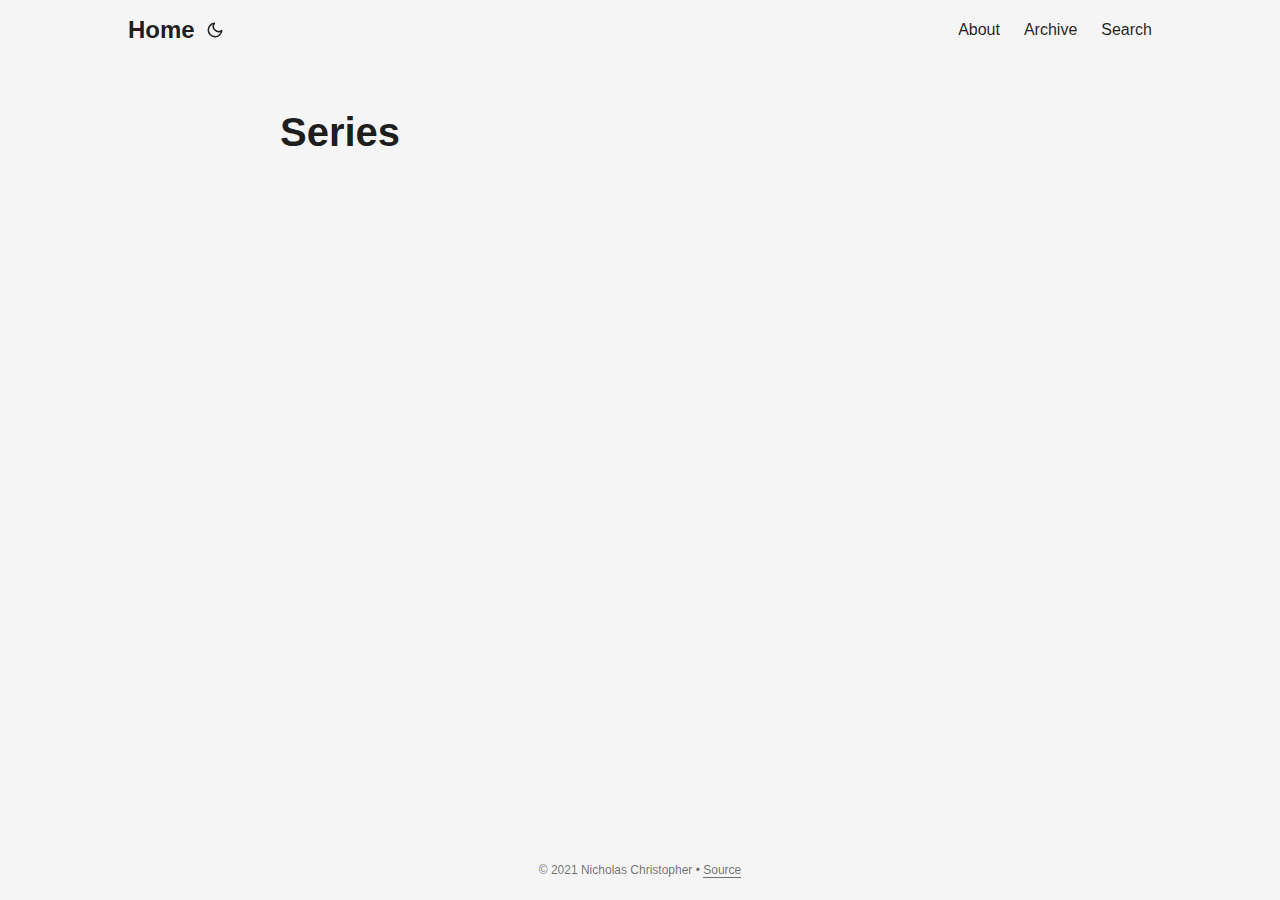
<file: series/index.html>
<!doctype html><html lang=en dir=auto><head><meta charset=utf-8><meta http-equiv=x-ua-compatible content="IE=edge"><meta name=viewport content="width=device-width,initial-scale=1,shrink-to-fit=no"><meta name=robots content="index, follow"><title>Series | Nicholas Christopher</title><meta name=keywords content><meta name=description content="I write code, sometimes it works."><meta name=author content="Nicholas Christopher"><link rel=canonical href=https://nchristopher.me/series/><link crossorigin=anonymous href=/assets/css/stylesheet.min.96c6cc2fbc9ee3465e868c73aa2a5e24c6aacb7a8f593c5cc7ddac5b603d9ac9.css integrity="sha256-lsbML7ye40ZehoxzqipeJMaqy3qPWTxcx92sW2A9msk=" rel="preload stylesheet" as=style><link rel=icon href=https://nchristopher.me/icon/favicon.ico><link rel=icon type=image/png sizes=16x16 href=https://nchristopher.me/icon/favicon-16x16.png><link rel=icon type=image/png sizes=32x32 href=https://nchristopher.me/icon/favicon-32x32.png><link rel=apple-touch-icon href=https://nchristopher.me/icon/apple-touch-icon.png><link rel=mask-icon href=https://nchristopher.me/safari-pinned-tab.svg><meta name=theme-color content="#2e2e33"><meta name=msapplication-TileColor content="#2e2e33"><meta name=generator content="Hugo 0.80.0"><link rel=alternate type=application/rss+xml href=https://nchristopher.me/series/index.xml><meta property="og:title" content="Series"><meta property="og:description" content="I write code, sometimes it works."><meta property="og:type" content="website"><meta property="og:url" content="https://nchristopher.me/series/"><meta property="og:image" content="https://nchristopher.me/img/og-banner.png"><meta name=twitter:card content="summary_large_image"><meta name=twitter:image content="https://nchristopher.me/img/og-banner.png"><meta name=twitter:title content="Series"><meta name=twitter:description content="I write code, sometimes it works."></head><body class=list id=top><script>if(localStorage.getItem("pref-theme")==="dark"){document.body.classList.add('dark');}else if(localStorage.getItem("pref-theme")==="light"){document.body.classList.remove('dark')}else if(window.matchMedia('(prefers-color-scheme: dark)').matches){document.body.classList.add('dark');}</script><noscript><style type=text/css>#theme-toggle,.top-link{display:none}</style><style>@media(prefers-color-scheme:dark){:root{--theme: #1d1e20;--entry: #2e2e33;--primary: rgba(255, 255, 255, 0.84);--secondary: rgba(255, 255, 255, 0.56);--tertiary: rgba(255, 255, 255, 0.16);--content: rgba(255, 255, 255, 0.74);--hljs-bg: #2e2e33;--code-bg: #37383e;--border: #333}.list{background:var(--theme)}.list:not(.dark)::-webkit-scrollbar-track{background:0 0}.list:not(.dark)::-webkit-scrollbar-thumb{border-color:var(--theme)}}</style></noscript><header class=header><nav class=nav><div class=logo><a href=https://nchristopher.me/ accesskey=h title="Home (Alt + H)">Home</a>
<span class=logo-switches><button id=theme-toggle accesskey=t title="(Alt + T)"><svg id="moon" xmlns="http://www.w3.org/2000/svg" width="24" height="24" viewBox="0 0 24 24" fill="none" stroke="currentcolor" stroke-width="2" stroke-linecap="round" stroke-linejoin="round"><path d="M21 12.79A9 9 0 1111.21 3 7 7 0 0021 12.79z"/></svg><svg id="sun" xmlns="http://www.w3.org/2000/svg" width="24" height="24" viewBox="0 0 24 24" fill="none" stroke="currentcolor" stroke-width="2" stroke-linecap="round" stroke-linejoin="round"><circle cx="12" cy="12" r="5"/><line x1="12" y1="1" x2="12" y2="3"/><line x1="12" y1="21" x2="12" y2="23"/><line x1="4.22" y1="4.22" x2="5.64" y2="5.64"/><line x1="18.36" y1="18.36" x2="19.78" y2="19.78"/><line x1="1" y1="12" x2="3" y2="12"/><line x1="21" y1="12" x2="23" y2="12"/><line x1="4.22" y1="19.78" x2="5.64" y2="18.36"/><line x1="18.36" y1="5.64" x2="19.78" y2="4.22"/></svg></button></span></div><ul id=menu><li><a href=https://nchristopher.me/about/ title=About><span>About</span></a></li><li><a href=https://nchristopher.me/archive/ title=Archive><span>Archive</span></a></li><li><a href=https://nchristopher.me/search/ title="Search (Alt + /)" accesskey=/><span>Search</span></a></li></ul></nav></header><main class=main><header class=page-header><h1>Series</h1></header><ul class=terms-tags></ul></main><footer class=footer><span>© 2021 Nicholas Christopher • <a href=https://github.com/nchristopher/nchristopher.me>Source</a></span></footer><a href=#top aria-label="go to top" title="Go to Top (Alt + G)"><button class=top-link id=top-link type=button accesskey=g><svg xmlns="http://www.w3.org/2000/svg" viewBox="0 0 12 6" fill="currentcolor"><path d="M12 6H0l6-6z"/></svg></button></a>
<script>window.onload=function(){if(localStorage.getItem("menu-scroll-position")){document.getElementById('menu').scrollLeft=localStorage.getItem("menu-scroll-position");}}
document.querySelectorAll('a[href^="#"]').forEach(anchor=>{anchor.addEventListener("click",function(e){e.preventDefault();var id=this.getAttribute("href").substr(1);if(!window.matchMedia('(prefers-reduced-motion: reduce)').matches){document.querySelector(`[id='${decodeURIComponent(id)}']`).scrollIntoView({behavior:"smooth"});}else{document.querySelector(`[id='${decodeURIComponent(id)}']`).scrollIntoView();}
if(id==="top"){history.replaceState(null,null," ");}else{history.replaceState(null,null,`#${id}`);}});});var mybutton=document.getElementById("top-link");window.onscroll=function(){if(document.body.scrollTop>800||document.documentElement.scrollTop>800){mybutton.style.visibility="visible";mybutton.style.opacity="1";}else{mybutton.style.visibility="hidden";mybutton.style.opacity="0";}};function menu_on_scroll(){localStorage.setItem("menu-scroll-position",document.getElementById('menu').scrollLeft);}</script><script>document.getElementById("theme-toggle").addEventListener("click",()=>{if(document.body.className.includes("dark")){document.body.classList.remove('dark');localStorage.setItem("pref-theme",'light');}else{document.body.classList.add('dark');localStorage.setItem("pref-theme",'dark');}})</script></body></html>
</file>
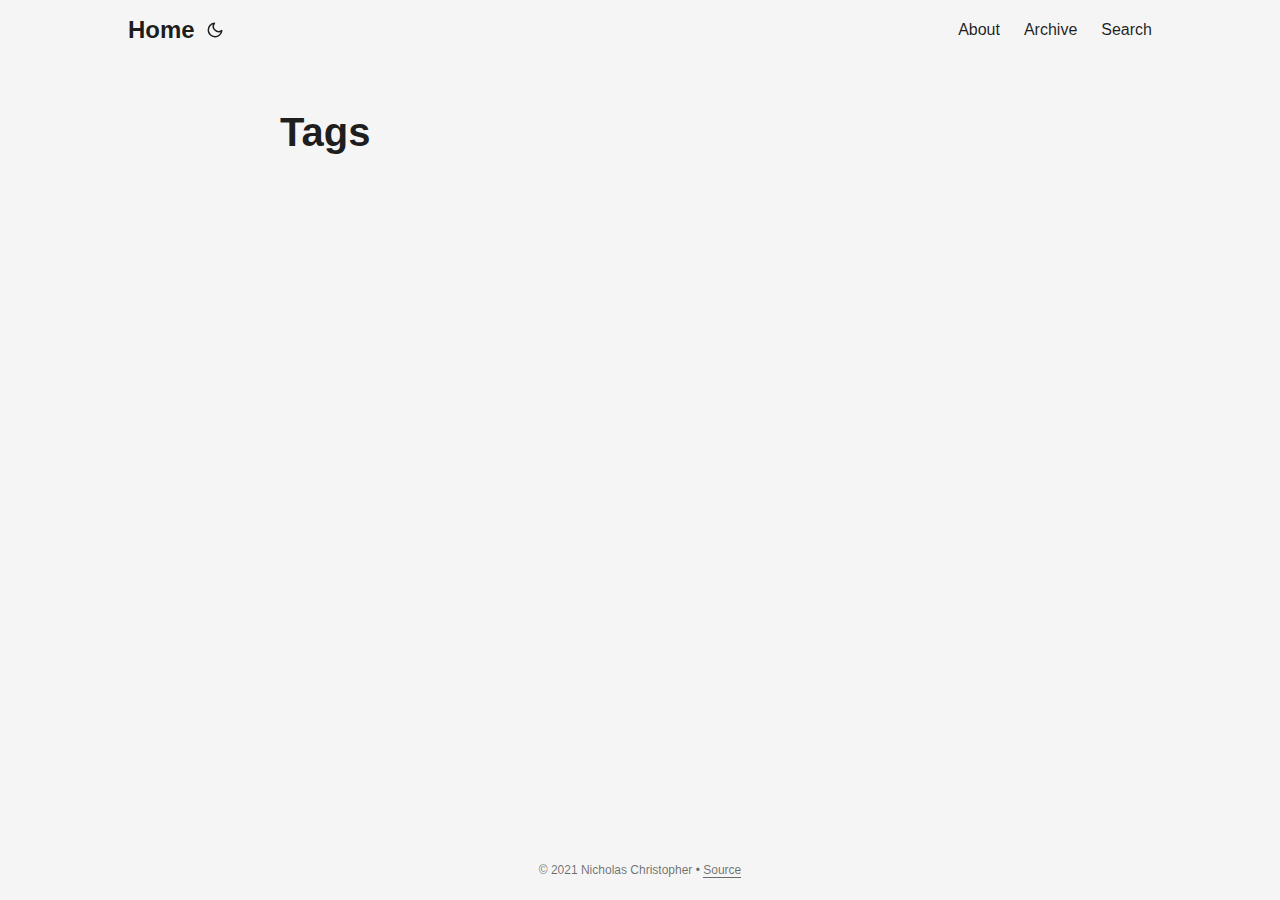
<file: tags/index.html>
<!doctype html><html lang=en dir=auto><head><meta charset=utf-8><meta http-equiv=x-ua-compatible content="IE=edge"><meta name=viewport content="width=device-width,initial-scale=1,shrink-to-fit=no"><meta name=robots content="index, follow"><title>Tags | Nicholas Christopher</title><meta name=keywords content><meta name=description content="I write code, sometimes it works."><meta name=author content="Nicholas Christopher"><link rel=canonical href=https://nchristopher.me/tags/><link crossorigin=anonymous href=/assets/css/stylesheet.min.96c6cc2fbc9ee3465e868c73aa2a5e24c6aacb7a8f593c5cc7ddac5b603d9ac9.css integrity="sha256-lsbML7ye40ZehoxzqipeJMaqy3qPWTxcx92sW2A9msk=" rel="preload stylesheet" as=style><link rel=icon href=https://nchristopher.me/icon/favicon.ico><link rel=icon type=image/png sizes=16x16 href=https://nchristopher.me/icon/favicon-16x16.png><link rel=icon type=image/png sizes=32x32 href=https://nchristopher.me/icon/favicon-32x32.png><link rel=apple-touch-icon href=https://nchristopher.me/icon/apple-touch-icon.png><link rel=mask-icon href=https://nchristopher.me/safari-pinned-tab.svg><meta name=theme-color content="#2e2e33"><meta name=msapplication-TileColor content="#2e2e33"><meta name=generator content="Hugo 0.80.0"><link rel=alternate type=application/rss+xml href=https://nchristopher.me/tags/index.xml><meta property="og:title" content="Tags"><meta property="og:description" content="I write code, sometimes it works."><meta property="og:type" content="website"><meta property="og:url" content="https://nchristopher.me/tags/"><meta property="og:image" content="https://nchristopher.me/img/og-banner.png"><meta name=twitter:card content="summary_large_image"><meta name=twitter:image content="https://nchristopher.me/img/og-banner.png"><meta name=twitter:title content="Tags"><meta name=twitter:description content="I write code, sometimes it works."></head><body class=list id=top><script>if(localStorage.getItem("pref-theme")==="dark"){document.body.classList.add('dark');}else if(localStorage.getItem("pref-theme")==="light"){document.body.classList.remove('dark')}else if(window.matchMedia('(prefers-color-scheme: dark)').matches){document.body.classList.add('dark');}</script><noscript><style type=text/css>#theme-toggle,.top-link{display:none}</style><style>@media(prefers-color-scheme:dark){:root{--theme: #1d1e20;--entry: #2e2e33;--primary: rgba(255, 255, 255, 0.84);--secondary: rgba(255, 255, 255, 0.56);--tertiary: rgba(255, 255, 255, 0.16);--content: rgba(255, 255, 255, 0.74);--hljs-bg: #2e2e33;--code-bg: #37383e;--border: #333}.list{background:var(--theme)}.list:not(.dark)::-webkit-scrollbar-track{background:0 0}.list:not(.dark)::-webkit-scrollbar-thumb{border-color:var(--theme)}}</style></noscript><header class=header><nav class=nav><div class=logo><a href=https://nchristopher.me/ accesskey=h title="Home (Alt + H)">Home</a>
<span class=logo-switches><button id=theme-toggle accesskey=t title="(Alt + T)"><svg id="moon" xmlns="http://www.w3.org/2000/svg" width="24" height="24" viewBox="0 0 24 24" fill="none" stroke="currentcolor" stroke-width="2" stroke-linecap="round" stroke-linejoin="round"><path d="M21 12.79A9 9 0 1111.21 3 7 7 0 0021 12.79z"/></svg><svg id="sun" xmlns="http://www.w3.org/2000/svg" width="24" height="24" viewBox="0 0 24 24" fill="none" stroke="currentcolor" stroke-width="2" stroke-linecap="round" stroke-linejoin="round"><circle cx="12" cy="12" r="5"/><line x1="12" y1="1" x2="12" y2="3"/><line x1="12" y1="21" x2="12" y2="23"/><line x1="4.22" y1="4.22" x2="5.64" y2="5.64"/><line x1="18.36" y1="18.36" x2="19.78" y2="19.78"/><line x1="1" y1="12" x2="3" y2="12"/><line x1="21" y1="12" x2="23" y2="12"/><line x1="4.22" y1="19.78" x2="5.64" y2="18.36"/><line x1="18.36" y1="5.64" x2="19.78" y2="4.22"/></svg></button></span></div><ul id=menu><li><a href=https://nchristopher.me/about/ title=About><span>About</span></a></li><li><a href=https://nchristopher.me/archive/ title=Archive><span>Archive</span></a></li><li><a href=https://nchristopher.me/search/ title="Search (Alt + /)" accesskey=/><span>Search</span></a></li></ul></nav></header><main class=main><header class=page-header><h1>Tags</h1></header><ul class=terms-tags></ul></main><footer class=footer><span>© 2021 Nicholas Christopher • <a href=https://github.com/nchristopher/nchristopher.me>Source</a></span></footer><a href=#top aria-label="go to top" title="Go to Top (Alt + G)"><button class=top-link id=top-link type=button accesskey=g><svg xmlns="http://www.w3.org/2000/svg" viewBox="0 0 12 6" fill="currentcolor"><path d="M12 6H0l6-6z"/></svg></button></a>
<script>window.onload=function(){if(localStorage.getItem("menu-scroll-position")){document.getElementById('menu').scrollLeft=localStorage.getItem("menu-scroll-position");}}
document.querySelectorAll('a[href^="#"]').forEach(anchor=>{anchor.addEventListener("click",function(e){e.preventDefault();var id=this.getAttribute("href").substr(1);if(!window.matchMedia('(prefers-reduced-motion: reduce)').matches){document.querySelector(`[id='${decodeURIComponent(id)}']`).scrollIntoView({behavior:"smooth"});}else{document.querySelector(`[id='${decodeURIComponent(id)}']`).scrollIntoView();}
if(id==="top"){history.replaceState(null,null," ");}else{history.replaceState(null,null,`#${id}`);}});});var mybutton=document.getElementById("top-link");window.onscroll=function(){if(document.body.scrollTop>800||document.documentElement.scrollTop>800){mybutton.style.visibility="visible";mybutton.style.opacity="1";}else{mybutton.style.visibility="hidden";mybutton.style.opacity="0";}};function menu_on_scroll(){localStorage.setItem("menu-scroll-position",document.getElementById('menu').scrollLeft);}</script><script>document.getElementById("theme-toggle").addEventListener("click",()=>{if(document.body.className.includes("dark")){document.body.classList.remove('dark');localStorage.setItem("pref-theme",'light');}else{document.body.classList.add('dark');localStorage.setItem("pref-theme",'dark');}})</script></body></html>
</file>
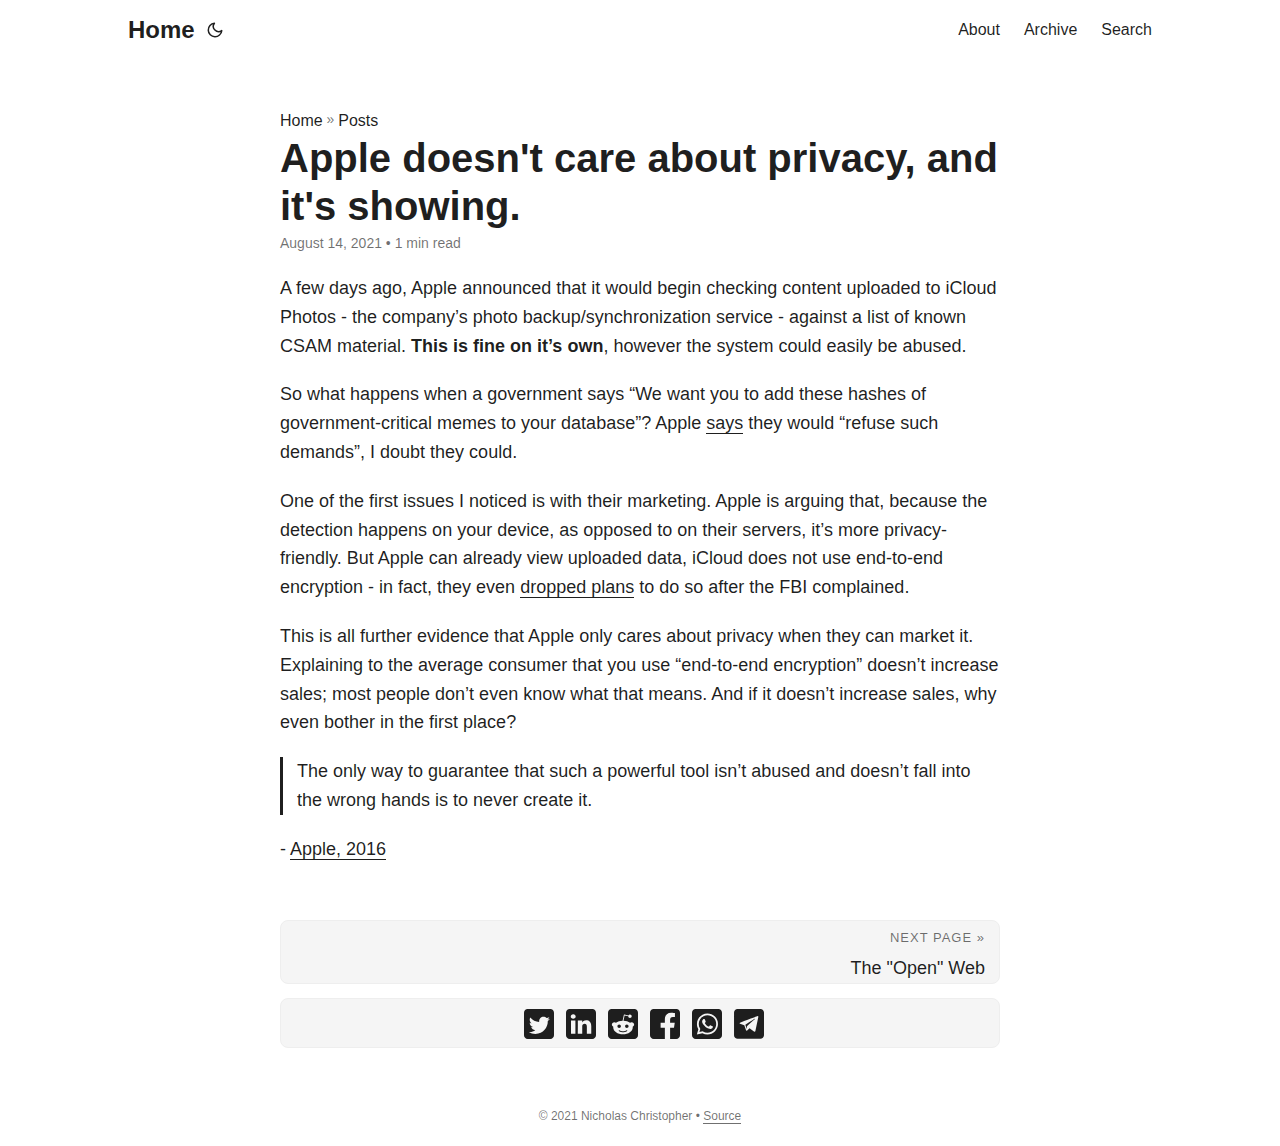
<file: posts/apple-privacy/index.html>
<!doctype html><html lang=en dir=auto><head><meta charset=utf-8><meta http-equiv=x-ua-compatible content="IE=edge"><meta name=viewport content="width=device-width,initial-scale=1,shrink-to-fit=no"><meta name=robots content="index, follow"><title>Apple doesn't care about privacy, and it's showing. | Nicholas Christopher</title><meta name=keywords content><meta name=description content="A few days ago, Apple announced that it would begin checking content uploaded to iCloud Photos - the company’s photo backup/synchronization service - against a list of known CSAM material. This is fine on it’s own, however the system could easily be abused.
So what happens when a government says “We want you to add these hashes of government-critical memes to your database”? Apple says they would “refuse such demands”, I doubt they could."><meta name=author content="Nicholas Christopher"><link rel=canonical href=https://nchristopher.me/posts/apple-privacy/><link crossorigin=anonymous href=/assets/css/stylesheet.min.89aab768f0bfdb518bcb853d9ae801c0b09796beef62f872831e12d3bc8c7fbd.css integrity="sha256-iaq3aPC/21GLy4U9mugBwLCXlr7vYvhygx4S07yMf70=" rel="preload stylesheet" as=style><script defer crossorigin=anonymous src=/assets/js/highlight.min.7680afc38aa6b15ddf158a4f3780b7b1f7dde7e91d26f073e6229bb7a0793c92.js integrity="sha256-doCvw4qmsV3fFYpPN4C3sffd5+kdJvBz5iKbt6B5PJI=" onload=hljs.initHighlightingOnLoad()></script><link rel=icon href=https://nchristopher.me/icon/favicon.ico><link rel=icon type=image/png sizes=16x16 href=https://nchristopher.me/icon/favicon-16x16.png><link rel=icon type=image/png sizes=32x32 href=https://nchristopher.me/icon/favicon-32x32.png><link rel=apple-touch-icon href=https://nchristopher.me/icon/apple-touch-icon.png><link rel=mask-icon href=https://nchristopher.me/safari-pinned-tab.svg><meta name=theme-color content="#2e2e33"><meta name=msapplication-TileColor content="#2e2e33"><meta name=generator content="Hugo 0.85.0"><meta property="og:title" content="Apple doesn't care about privacy, and it's showing."><meta property="og:description" content="A few days ago, Apple announced that it would begin checking content uploaded to iCloud Photos - the company’s photo backup/synchronization service - against a list of known CSAM material. This is fine on it’s own, however the system could easily be abused.
So what happens when a government says “We want you to add these hashes of government-critical memes to your database”? Apple says they would “refuse such demands”, I doubt they could."><meta property="og:type" content="article"><meta property="og:url" content="https://nchristopher.me/posts/apple-privacy/"><meta property="og:image" content="https://nchristopher.me/img/og-banner.png"><meta property="article:section" content="posts"><meta property="article:published_time" content="2021-08-14T19:45:00-07:00"><meta property="article:modified_time" content="2021-08-14T19:45:00-07:00"><meta name=twitter:card content="summary_large_image"><meta name=twitter:image content="https://nchristopher.me/img/og-banner.png"><meta name=twitter:title content="Apple doesn't care about privacy, and it's showing."><meta name=twitter:description content="A few days ago, Apple announced that it would begin checking content uploaded to iCloud Photos - the company’s photo backup/synchronization service - against a list of known CSAM material. This is fine on it’s own, however the system could easily be abused.
So what happens when a government says “We want you to add these hashes of government-critical memes to your database”? Apple says they would “refuse such demands”, I doubt they could."><script type=application/ld+json>{"@context":"https://schema.org","@type":"BreadcrumbList","itemListElement":[{"@type":"ListItem","position":1,"name":"Posts","item":"https://nchristopher.me/posts/"},{"@type":"ListItem","position":2,"name":"Apple doesn't care about privacy, and it's showing.","item":"https://nchristopher.me/posts/apple-privacy/"}]}</script><script type=application/ld+json>{"@context":"https://schema.org","@type":"BlogPosting","headline":"Apple doesn't care about privacy, and it's showing.","name":"Apple doesn\u0027t care about privacy, and it\u0027s showing.","description":"A few days ago, Apple announced that it would begin checking content uploaded to iCloud Photos - the company’s photo backup/synchronization service - against a list of known CSAM material. This is fine on it’s own, however the system could easily be abused.\nSo what happens when a government says “We want you to add these hashes of government-critical memes to your database”? Apple says they would “refuse such demands”, I doubt they could.","keywords":[],"articleBody":"A few days ago, Apple announced that it would begin checking content uploaded to iCloud Photos - the company’s photo backup/synchronization service - against a list of known CSAM material. This is fine on it’s own, however the system could easily be abused.\nSo what happens when a government says “We want you to add these hashes of government-critical memes to your database”? Apple says they would “refuse such demands”, I doubt they could.\nOne of the first issues I noticed is with their marketing. Apple is arguing that, because the detection happens on your device, as opposed to on their servers, it’s more privacy-friendly. But Apple can already view uploaded data, iCloud does not use end-to-end encryption - in fact, they even dropped plans to do so after the FBI complained.\nThis is all further evidence that Apple only cares about privacy when they can market it. Explaining to the average consumer that you use “end-to-end encryption” doesn’t increase sales; most people don’t even know what that means. And if it doesn’t increase sales, why even bother in the first place?\n The only way to guarantee that such a powerful tool isn’t abused and doesn’t fall into the wrong hands is to never create it.\n - Apple, 2016\n","wordCount":"209","inLanguage":"en","datePublished":"2021-08-14T19:45:00-07:00","dateModified":"2021-08-14T19:45:00-07:00","author":{"@type":"Person","name":"Nicholas Christopher"},"mainEntityOfPage":{"@type":"WebPage","@id":"https://nchristopher.me/posts/apple-privacy/"},"publisher":{"@type":"Organization","name":"Nicholas Christopher","logo":{"@type":"ImageObject","url":"https://nchristopher.me/icon/favicon.ico"}}}</script></head><body id=top><script>localStorage.getItem("pref-theme")==="dark"?document.body.classList.add('dark'):localStorage.getItem("pref-theme")==="light"?document.body.classList.remove('dark'):window.matchMedia('(prefers-color-scheme: dark)').matches&&document.body.classList.add('dark')</script><noscript><style type=text/css>#theme-toggle,.top-link{display:none}</style><style>@media(prefers-color-scheme:dark){:root{--theme:#1d1e20;--entry:#2e2e33;--primary:rgba(255, 255, 255, 0.84);--secondary:rgba(255, 255, 255, 0.56);--tertiary:rgba(255, 255, 255, 0.16);--content:rgba(255, 255, 255, 0.74);--hljs-bg:#2e2e33;--code-bg:#37383e;--border:#333}.list{background:var(--theme)}.list:not(.dark)::-webkit-scrollbar-track{background:0 0}.list:not(.dark)::-webkit-scrollbar-thumb{border-color:var(--theme)}}</style></noscript><header class=header><nav class=nav><div class=logo><a href=https://nchristopher.me/ accesskey=h title="Home (Alt + H)">Home</a>
<span class=logo-switches><button id=theme-toggle accesskey=t title="(Alt + T)"><svg id="moon" xmlns="http://www.w3.org/2000/svg" width="24" height="24" viewBox="0 0 24 24" fill="none" stroke="currentcolor" stroke-width="2" stroke-linecap="round" stroke-linejoin="round"><path d="M21 12.79A9 9 0 1111.21 3 7 7 0 0021 12.79z"/></svg><svg id="sun" xmlns="http://www.w3.org/2000/svg" width="24" height="24" viewBox="0 0 24 24" fill="none" stroke="currentcolor" stroke-width="2" stroke-linecap="round" stroke-linejoin="round"><circle cx="12" cy="12" r="5"/><line x1="12" y1="1" x2="12" y2="3"/><line x1="12" y1="21" x2="12" y2="23"/><line x1="4.22" y1="4.22" x2="5.64" y2="5.64"/><line x1="18.36" y1="18.36" x2="19.78" y2="19.78"/><line x1="1" y1="12" x2="3" y2="12"/><line x1="21" y1="12" x2="23" y2="12"/><line x1="4.22" y1="19.78" x2="5.64" y2="18.36"/><line x1="18.36" y1="5.64" x2="19.78" y2="4.22"/></svg></button></span></div><ul id=menu><li><a href=https://nchristopher.me/about/ title=About><span>About</span></a></li><li><a href=https://nchristopher.me/archive/ title=Archive><span>Archive</span></a></li><li><a href=https://nchristopher.me/search/ title="Search (Alt + /)" accesskey=/><span>Search</span></a></li></ul></nav></header><main class=main><article class=post-single><header class=post-header><div class=breadcrumbs><a href=https://nchristopher.me/>Home</a>&nbsp;»&nbsp;<a href=https://nchristopher.me/posts/>Posts</a></div><h1 class=post-title>Apple doesn't care about privacy, and it's showing.</h1><div class=post-meta>August 14, 2021&nbsp;•&nbsp;1 min read</div></header><div class=post-content><p>A few days ago, Apple announced that it would begin checking content uploaded to iCloud Photos - the company’s photo backup/synchronization service - against a list of known CSAM material. <strong>This is fine on it’s own</strong>, however the system could easily be abused.</p><p>So what happens when a government says “We want you to add these hashes of government-critical memes to your database”? Apple <a href=https://www.apple.com/child-safety/pdf/Expanded_Protections_for_Children_Frequently_Asked_Questions.pdf>says</a> they would “refuse such demands”, I doubt they could.</p><p>One of the first issues I noticed is with their marketing. Apple is arguing that, because the detection happens on your device, as opposed to on their servers, it’s more privacy-friendly. But Apple can already view uploaded data, iCloud does not use end-to-end encryption - in fact, they even <a href=https://www.reuters.com/article/us-apple-fbi-icloud-exclusive-idUSKBN1ZK1CT>dropped plans</a> to do so after the FBI complained.</p><p>This is all further evidence that Apple only cares about privacy when they can market it. Explaining to the average consumer that you use “end-to-end encryption” doesn’t increase sales; most people don’t even know what that means. And if it doesn’t increase sales, why even bother in the first place?</p><blockquote><p>The only way to guarantee that such a powerful tool isn’t abused and doesn’t fall into the wrong hands is to never create it.</p></blockquote><p>- <a href=https://www.apple.com/customer-letter/answers/>Apple, 2016</a></p></div><footer class=post-footer><nav class=paginav><a class=next href=https://nchristopher.me/posts/the-open-web/><span class=title>Next Page »</span><br><span>The "Open" Web</span></a></nav><div class=share-buttons><a target=_blank rel="noopener noreferrer" aria-label="share Apple doesn't care about privacy, and it's showing. on twitter" href="https://twitter.com/intent/tweet/?text=Apple%20doesn%27t%20care%20about%20privacy%2c%20and%20it%27s%20showing.&url=https%3a%2f%2fnchristopher.me%2fposts%2fapple-privacy%2f&hashtags="><svg viewBox="0 0 512 512"><path d="M449.446.0C483.971.0 512 28.03 512 62.554v386.892C512 483.97 483.97 512 449.446 512H62.554c-34.524.0-62.554-28.03-62.554-62.554V62.554c0-34.524 28.029-62.554 62.554-62.554h386.892zM195.519 424.544c135.939.0 210.268-112.643 210.268-210.268.0-3.218.0-6.437-.153-9.502 14.406-10.421 26.973-23.448 36.935-38.314-13.18 5.824-27.433 9.809-42.452 11.648 15.326-9.196 26.973-23.602 32.49-40.92-14.252 8.429-30.038 14.56-46.896 17.931-13.487-14.406-32.644-23.295-53.946-23.295-40.767.0-73.87 33.104-73.87 73.87.0 5.824.613 11.494 1.992 16.858-61.456-3.065-115.862-32.49-152.337-77.241-6.284 10.881-9.962 23.601-9.962 37.088.0 25.594 13.027 48.276 32.95 61.456-12.107-.307-23.448-3.678-33.41-9.196v.92c0 35.862 25.441 65.594 59.311 72.49-6.13 1.686-12.72 2.606-19.464 2.606-4.751.0-9.348-.46-13.946-1.38 9.349 29.426 36.628 50.728 68.965 51.341-25.287 19.771-57.164 31.571-91.8 31.571-5.977.0-11.801-.306-17.625-1.073 32.337 21.15 71.264 33.41 112.95 33.41z"/></svg></a><a target=_blank rel="noopener noreferrer" aria-label="share Apple doesn't care about privacy, and it's showing. on linkedin" href="https://www.linkedin.com/shareArticle?mini=true&url=https%3a%2f%2fnchristopher.me%2fposts%2fapple-privacy%2f&title=Apple%20doesn%27t%20care%20about%20privacy%2c%20and%20it%27s%20showing.&summary=Apple%20doesn%27t%20care%20about%20privacy%2c%20and%20it%27s%20showing.&source=https%3a%2f%2fnchristopher.me%2fposts%2fapple-privacy%2f"><svg viewBox="0 0 512 512"><path d="M449.446.0C483.971.0 512 28.03 512 62.554v386.892C512 483.97 483.97 512 449.446 512H62.554c-34.524.0-62.554-28.03-62.554-62.554V62.554c0-34.524 28.029-62.554 62.554-62.554h386.892zM160.461 423.278V197.561h-75.04v225.717h75.04zm270.539.0V293.839c0-69.333-37.018-101.586-86.381-101.586-39.804.0-57.634 21.891-67.617 37.266v-31.958h-75.021c.995 21.181.0 225.717.0 225.717h75.02V297.222c0-6.748.486-13.492 2.474-18.315 5.414-13.475 17.767-27.434 38.494-27.434 27.135.0 38.007 20.707 38.007 51.037v120.768H431zM123.448 88.722C97.774 88.722 81 105.601 81 127.724c0 21.658 16.264 39.002 41.455 39.002h.484c26.165.0 42.452-17.344 42.452-39.002-.485-22.092-16.241-38.954-41.943-39.002z"/></svg></a><a target=_blank rel="noopener noreferrer" aria-label="share Apple doesn't care about privacy, and it's showing. on reddit" href="https://reddit.com/submit?url=https%3a%2f%2fnchristopher.me%2fposts%2fapple-privacy%2f&title=Apple%20doesn%27t%20care%20about%20privacy%2c%20and%20it%27s%20showing."><svg viewBox="0 0 512 512"><path d="M449.446.0C483.971.0 512 28.03 512 62.554v386.892C512 483.97 483.97 512 449.446 512H62.554c-34.524.0-62.554-28.03-62.554-62.554V62.554c0-34.524 28.029-62.554 62.554-62.554h386.892zM446 265.638c0-22.964-18.616-41.58-41.58-41.58-11.211.0-21.361 4.457-28.841 11.666-28.424-20.508-67.586-33.757-111.204-35.278l18.941-89.121 61.884 13.157c.756 15.734 13.642 28.29 29.56 28.29 16.407.0 29.706-13.299 29.706-29.701.0-16.403-13.299-29.702-29.706-29.702-11.666.0-21.657 6.792-26.515 16.578l-69.105-14.69c-1.922-.418-3.939-.042-5.585 1.036-1.658 1.073-2.811 2.761-3.224 4.686l-21.152 99.438c-44.258 1.228-84.046 14.494-112.837 35.232-7.468-7.164-17.589-11.591-28.757-11.591-22.965.0-41.585 18.616-41.585 41.58.0 16.896 10.095 31.41 24.568 37.918-.639 4.135-.99 8.328-.99 12.576.0 63.977 74.469 115.836 166.33 115.836s166.334-51.859 166.334-115.836c0-4.218-.347-8.387-.977-12.493 14.564-6.47 24.735-21.034 24.735-38.001zM326.526 373.831c-20.27 20.241-59.115 21.816-70.534 21.816-11.428.0-50.277-1.575-70.522-21.82-3.007-3.008-3.007-7.882.0-10.889 3.003-2.999 7.882-3.003 10.885.0 12.777 12.781 40.11 17.317 59.637 17.317 19.522.0 46.86-4.536 59.657-17.321 3.016-2.999 7.886-2.995 10.885.008 3.008 3.011 3.003 7.882-.008 10.889zm-5.23-48.781c-16.373.0-29.701-13.324-29.701-29.698.0-16.381 13.328-29.714 29.701-29.714 16.378.0 29.706 13.333 29.706 29.714.0 16.374-13.328 29.698-29.706 29.698zM160.91 295.348c0-16.381 13.328-29.71 29.714-29.71 16.369.0 29.689 13.329 29.689 29.71.0 16.373-13.32 29.693-29.689 29.693-16.386.0-29.714-13.32-29.714-29.693z"/></svg></a><a target=_blank rel="noopener noreferrer" aria-label="share Apple doesn't care about privacy, and it's showing. on facebook" href="https://facebook.com/sharer/sharer.php?u=https%3a%2f%2fnchristopher.me%2fposts%2fapple-privacy%2f"><svg viewBox="0 0 512 512"><path d="M449.446.0C483.971.0 512 28.03 512 62.554v386.892C512 483.97 483.97 512 449.446 512H342.978V319.085h66.6l12.672-82.621h-79.272v-53.617c0-22.603 11.073-44.636 46.58-44.636H425.6v-70.34s-32.71-5.582-63.982-5.582c-65.288.0-107.96 39.569-107.96 111.204v62.971h-72.573v82.621h72.573V512h-191.104c-34.524.0-62.554-28.03-62.554-62.554V62.554c0-34.524 28.029-62.554 62.554-62.554h386.892z"/></svg></a><a target=_blank rel="noopener noreferrer" aria-label="share Apple doesn't care about privacy, and it's showing. on whatsapp" href="https://api.whatsapp.com/send?text=Apple%20doesn%27t%20care%20about%20privacy%2c%20and%20it%27s%20showing.%20-%20https%3a%2f%2fnchristopher.me%2fposts%2fapple-privacy%2f"><svg viewBox="0 0 512 512"><path d="M449.446.0C483.971.0 512 28.03 512 62.554v386.892C512 483.97 483.97 512 449.446 512H62.554c-34.524.0-62.554-28.03-62.554-62.554V62.554c0-34.524 28.029-62.554 62.554-62.554h386.892zm-58.673 127.703c-33.842-33.881-78.847-52.548-126.798-52.568-98.799.0-179.21 80.405-179.249 179.234-.013 31.593 8.241 62.428 23.927 89.612l-25.429 92.884 95.021-24.925c26.181 14.28 55.659 21.807 85.658 21.816h.074c98.789.0 179.206-80.413 179.247-179.243.018-47.895-18.61-92.93-52.451-126.81zM263.976 403.485h-.06c-26.734-.01-52.954-7.193-75.828-20.767l-5.441-3.229-56.386 14.792 15.05-54.977-3.542-5.637c-14.913-23.72-22.791-51.136-22.779-79.287.033-82.142 66.867-148.971 149.046-148.971 39.793.014 77.199 15.531 105.329 43.692 28.128 28.16 43.609 65.592 43.594 105.4-.034 82.149-66.866 148.983-148.983 148.984zm81.721-111.581c-4.479-2.242-26.499-13.075-30.604-14.571-4.105-1.495-7.091-2.241-10.077 2.241-2.986 4.483-11.569 14.572-14.182 17.562-2.612 2.988-5.225 3.364-9.703 1.12-4.479-2.241-18.91-6.97-36.017-22.23C231.8 264.15 222.81 249.484 220.198 245s-.279-6.908 1.963-9.14c2.016-2.007 4.48-5.232 6.719-7.847 2.24-2.615 2.986-4.484 4.479-7.472 1.493-2.99.747-5.604-.374-7.846-1.119-2.241-10.077-24.288-13.809-33.256-3.635-8.733-7.327-7.55-10.077-7.688-2.609-.13-5.598-.158-8.583-.158-2.986.0-7.839 1.121-11.944 5.604-4.105 4.484-15.675 15.32-15.675 37.364.0 22.046 16.048 43.342 18.287 46.332 2.24 2.99 31.582 48.227 76.511 67.627 10.685 4.615 19.028 7.371 25.533 9.434 10.728 3.41 20.492 2.929 28.209 1.775 8.605-1.285 26.499-10.833 30.231-21.295 3.732-10.464 3.732-19.431 2.612-21.298-1.119-1.869-4.105-2.99-8.583-5.232z"/></svg></a><a target=_blank rel="noopener noreferrer" aria-label="share Apple doesn't care about privacy, and it's showing. on telegram" href="https://telegram.me/share/url?text=Apple%20doesn%27t%20care%20about%20privacy%2c%20and%20it%27s%20showing.&url=https%3a%2f%2fnchristopher.me%2fposts%2fapple-privacy%2f"><svg viewBox="2 2 28 28"><path d="M26.49 29.86H5.5a3.37 3.37.0 01-2.47-1 3.35 3.35.0 01-1-2.47V5.48A3.36 3.36.0 013 3 3.37 3.37.0 015.5 2h21A3.38 3.38.0 0129 3a3.36 3.36.0 011 2.46V26.37a3.35 3.35.0 01-1 2.47 3.38 3.38.0 01-2.51 1.02zm-5.38-6.71a.79.79.0 00.85-.66L24.73 9.24a.55.55.0 00-.18-.46.62.62.0 00-.41-.17q-.08.0-16.53 6.11a.59.59.0 00-.41.59.57.57.0 00.43.52l4 1.24 1.61 4.83a.62.62.0 00.63.43.56.56.0 00.4-.17L16.54 20l4.09 3A.9.9.0 0021.11 23.15zM13.8 20.71l-1.21-4q8.72-5.55 8.78-5.55c.15.0.23.0.23.16a.18.18.0 010 .06s-2.51 2.3-7.52 6.8z"/></svg></a></div></footer></article></main><footer class=footer><span>© 2021 Nicholas Christopher • <a href=https://github.com/nchristopher/nchristopher.me>Source</a></span></footer><a href=#top aria-label="go to top" title="Go to Top (Alt + G)"><button class=top-link id=top-link type=button accesskey=g><svg xmlns="http://www.w3.org/2000/svg" viewBox="0 0 12 6" fill="currentcolor"><path d="M12 6H0l6-6z"/></svg></button></a>
<script defer src=/assets/js/highlight.min.7680afc38aa6b15ddf158a4f3780b7b1f7dde7e91d26f073e6229bb7a0793c92.js integrity="sha256-doCvw4qmsV3fFYpPN4C3sffd5+kdJvBz5iKbt6B5PJI=" onload=hljs.initHighlightingOnLoad()></script><script>window.onload=function(){localStorage.getItem("menu-scroll-position")&&(document.getElementById("menu").scrollLeft=localStorage.getItem("menu-scroll-position"))},document.querySelectorAll('a[href^="#"]').forEach(a=>{a.addEventListener("click",function(b){b.preventDefault();var a=this.getAttribute("href").substr(1);window.matchMedia("(prefers-reduced-motion: reduce)").matches?document.querySelector(`[id='${decodeURIComponent(a)}']`).scrollIntoView():document.querySelector(`[id='${decodeURIComponent(a)}']`).scrollIntoView({behavior:"smooth"}),a==="top"?history.replaceState(null,null," "):history.replaceState(null,null,`#${a}`)})});var mybutton=document.getElementById("top-link");window.onscroll=function(){document.body.scrollTop>800||document.documentElement.scrollTop>800?(mybutton.style.visibility="visible",mybutton.style.opacity="1"):(mybutton.style.visibility="hidden",mybutton.style.opacity="0")};function menu_on_scroll(){localStorage.setItem("menu-scroll-position",document.getElementById("menu").scrollLeft)}</script><script>document.getElementById("theme-toggle").addEventListener("click",()=>{document.body.className.includes("dark")?(document.body.classList.remove("dark"),localStorage.setItem("pref-theme","light")):(document.body.classList.add("dark"),localStorage.setItem("pref-theme","dark"))})</script></body></html>
</file>
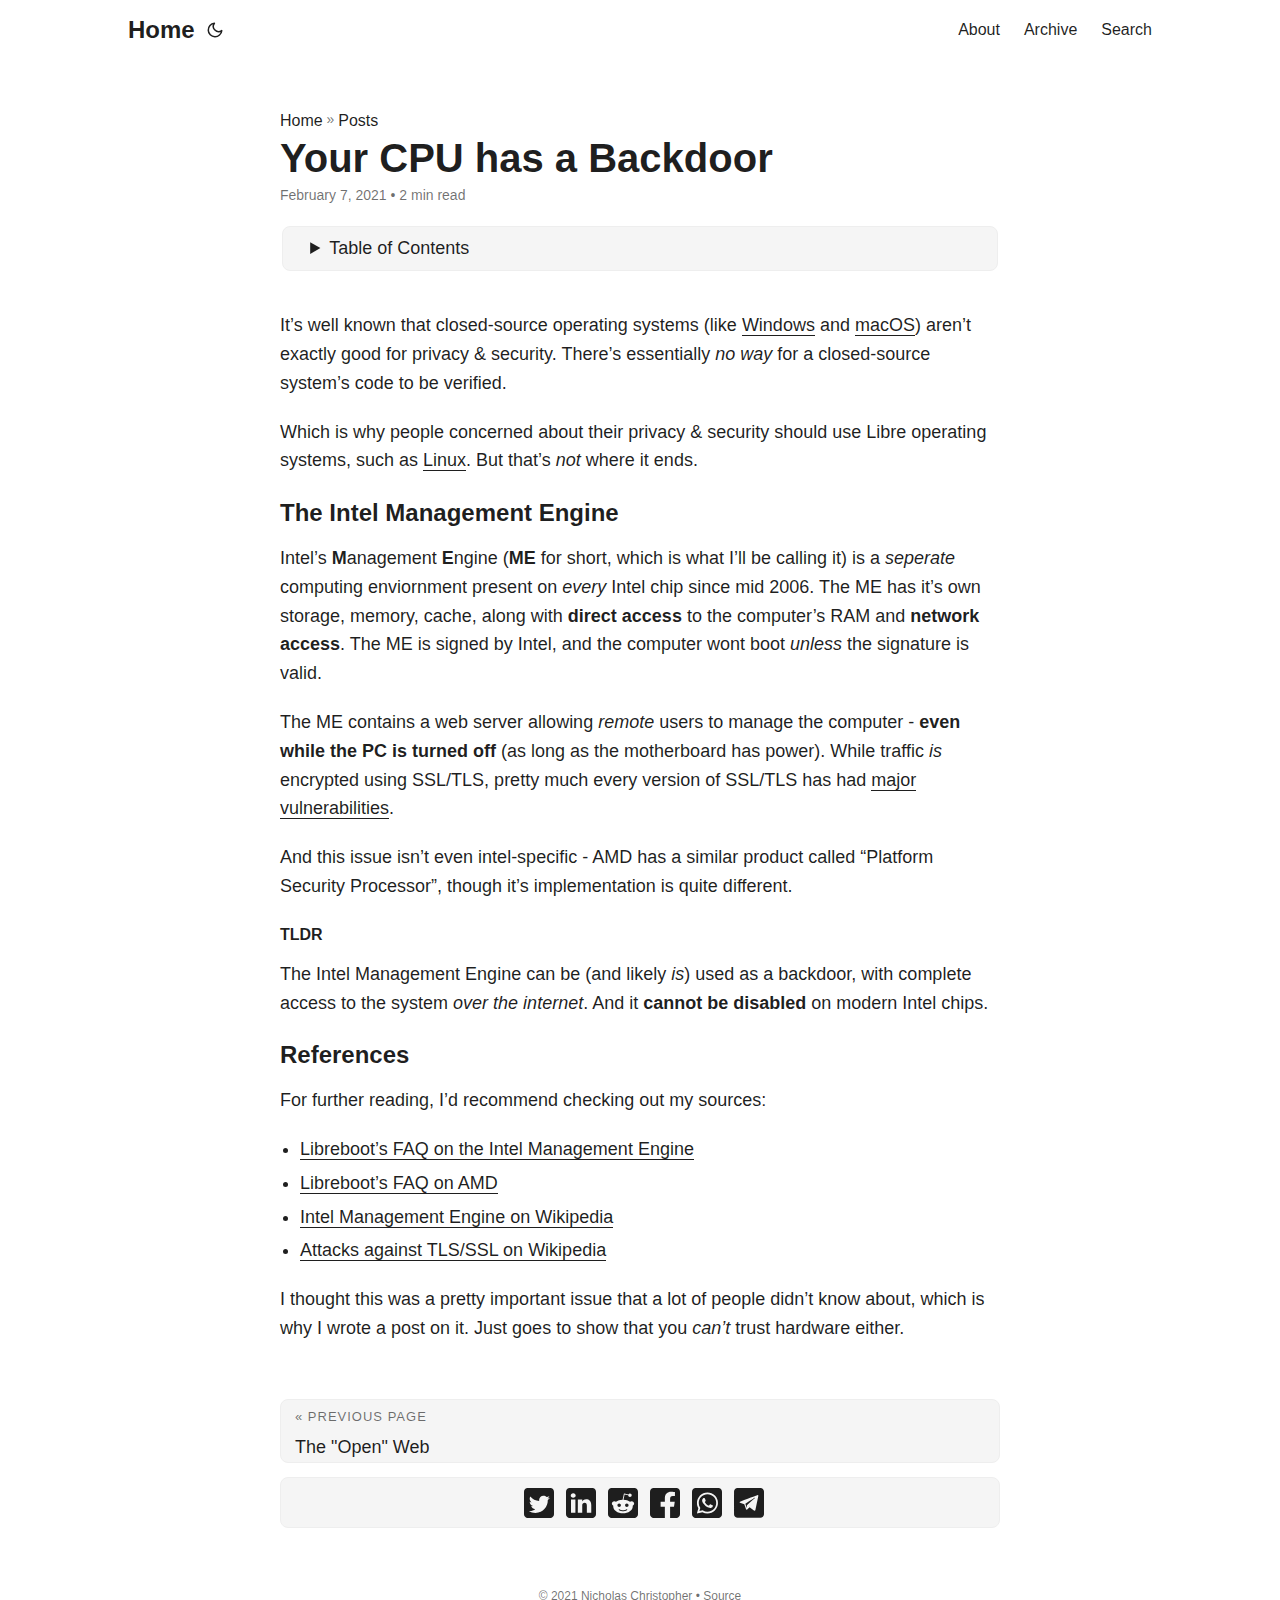
<file: posts/cpu-backdoor/index.html>
<!doctype html><html lang=en dir=auto><head><meta charset=utf-8><meta http-equiv=x-ua-compatible content="IE=edge"><meta name=viewport content="width=device-width,initial-scale=1,shrink-to-fit=no"><meta name=robots content="index, follow"><title>Your CPU has a Backdoor | Nicholas Christopher</title><meta name=keywords content><meta name=description content="It&rsquo;s well known that closed-source operating systems (like Windows and macOS) aren&rsquo;t exactly good for privacy & security. There&rsquo;s essentially no way for a closed-source system&rsquo;s code to be verified.
Which is why people concerned about their privacy & security should use Libre operating systems, such as Linux. But that&rsquo;s not where it ends.
The Intel Management Engine Intel&rsquo;s Management Engine (ME for short, which is what I&rsquo;ll be calling it) is a seperate computing enviornment present on every Intel chip since mid 2006."><meta name=author content="Nicholas Christopher"><link rel=canonical href=https://nchristopher.me/posts/cpu-backdoor/><link crossorigin=anonymous href=/assets/css/stylesheet.min.89aab768f0bfdb518bcb853d9ae801c0b09796beef62f872831e12d3bc8c7fbd.css integrity="sha256-iaq3aPC/21GLy4U9mugBwLCXlr7vYvhygx4S07yMf70=" rel="preload stylesheet" as=style><script defer crossorigin=anonymous src=/assets/js/highlight.min.7680afc38aa6b15ddf158a4f3780b7b1f7dde7e91d26f073e6229bb7a0793c92.js integrity="sha256-doCvw4qmsV3fFYpPN4C3sffd5+kdJvBz5iKbt6B5PJI=" onload=hljs.initHighlightingOnLoad()></script><link rel=icon href=https://nchristopher.me/icon/favicon.ico><link rel=icon type=image/png sizes=16x16 href=https://nchristopher.me/icon/favicon-16x16.png><link rel=icon type=image/png sizes=32x32 href=https://nchristopher.me/icon/favicon-32x32.png><link rel=apple-touch-icon href=https://nchristopher.me/icon/apple-touch-icon.png><link rel=mask-icon href=https://nchristopher.me/safari-pinned-tab.svg><meta name=theme-color content="#2e2e33"><meta name=msapplication-TileColor content="#2e2e33"><meta name=generator content="Hugo 0.85.0"><meta property="og:title" content="Your CPU has a Backdoor"><meta property="og:description" content="It&rsquo;s well known that closed-source operating systems (like Windows and macOS) aren&rsquo;t exactly good for privacy & security. There&rsquo;s essentially no way for a closed-source system&rsquo;s code to be verified.
Which is why people concerned about their privacy & security should use Libre operating systems, such as Linux. But that&rsquo;s not where it ends.
The Intel Management Engine Intel&rsquo;s Management Engine (ME for short, which is what I&rsquo;ll be calling it) is a seperate computing enviornment present on every Intel chip since mid 2006."><meta property="og:type" content="article"><meta property="og:url" content="https://nchristopher.me/posts/cpu-backdoor/"><meta property="og:image" content="https://nchristopher.me/img/og-banner.png"><meta property="article:section" content="posts"><meta property="article:published_time" content="2021-02-07T01:45:00-08:00"><meta property="article:modified_time" content="2021-02-07T01:45:00-08:00"><meta name=twitter:card content="summary_large_image"><meta name=twitter:image content="https://nchristopher.me/img/og-banner.png"><meta name=twitter:title content="Your CPU has a Backdoor"><meta name=twitter:description content="It&rsquo;s well known that closed-source operating systems (like Windows and macOS) aren&rsquo;t exactly good for privacy & security. There&rsquo;s essentially no way for a closed-source system&rsquo;s code to be verified.
Which is why people concerned about their privacy & security should use Libre operating systems, such as Linux. But that&rsquo;s not where it ends.
The Intel Management Engine Intel&rsquo;s Management Engine (ME for short, which is what I&rsquo;ll be calling it) is a seperate computing enviornment present on every Intel chip since mid 2006."><script type=application/ld+json>{"@context":"https://schema.org","@type":"BreadcrumbList","itemListElement":[{"@type":"ListItem","position":1,"name":"Posts","item":"https://nchristopher.me/posts/"},{"@type":"ListItem","position":2,"name":"Your CPU has a Backdoor","item":"https://nchristopher.me/posts/cpu-backdoor/"}]}</script><script type=application/ld+json>{"@context":"https://schema.org","@type":"BlogPosting","headline":"Your CPU has a Backdoor","name":"Your CPU has a Backdoor","description":"It\u0026rsquo;s well known that closed-source operating systems (like Windows and macOS) aren\u0026rsquo;t exactly good for privacy \u0026amp; security. There\u0026rsquo;s essentially no way for a closed-source system\u0026rsquo;s code to be verified.\nWhich is why people concerned about their privacy \u0026amp; security should use Libre operating systems, such as Linux. But that\u0026rsquo;s not where it ends.\nThe Intel Management Engine Intel\u0026rsquo;s Management Engine (ME for short, which is what I\u0026rsquo;ll be calling it) is a seperate computing enviornment present on every Intel chip since mid 2006.","keywords":[],"articleBody":"It’s well known that closed-source operating systems (like Windows and macOS) aren’t exactly good for privacy \u0026 security. There’s essentially no way for a closed-source system’s code to be verified.\nWhich is why people concerned about their privacy \u0026 security should use Libre operating systems, such as Linux. But that’s not where it ends.\nThe Intel Management Engine Intel’s Management Engine (ME for short, which is what I’ll be calling it) is a seperate computing enviornment present on every Intel chip since mid 2006. The ME has it’s own storage, memory, cache, along with direct access to the computer’s RAM and network access. The ME is signed by Intel, and the computer wont boot unless the signature is valid.\nThe ME contains a web server allowing remote users to manage the computer - even while the PC is turned off (as long as the motherboard has power). While traffic is encrypted using SSL/TLS, pretty much every version of SSL/TLS has had major vulnerabilities.\nAnd this issue isn’t even intel-specific - AMD has a similar product called “Platform Security Processor”, though it’s implementation is quite different.\nTLDR The Intel Management Engine can be (and likely is) used as a backdoor, with complete access to the system over the internet. And it cannot be disabled on modern Intel chips.\nReferences For further reading, I’d recommend checking out my sources:\n Libreboot’s FAQ on the Intel Management Engine Libreboot’s FAQ on AMD Intel Management Engine on Wikipedia Attacks against TLS/SSL on Wikipedia  I thought this was a pretty important issue that a lot of people didn’t know about, which is why I wrote a post on it. Just goes to show that you can’t trust hardware either.\n","wordCount":"283","inLanguage":"en","datePublished":"2021-02-07T01:45:00-08:00","dateModified":"2021-02-07T01:45:00-08:00","author":{"@type":"Person","name":"Nicholas Christopher"},"mainEntityOfPage":{"@type":"WebPage","@id":"https://nchristopher.me/posts/cpu-backdoor/"},"publisher":{"@type":"Organization","name":"Nicholas Christopher","logo":{"@type":"ImageObject","url":"https://nchristopher.me/icon/favicon.ico"}}}</script></head><body id=top><script>localStorage.getItem("pref-theme")==="dark"?document.body.classList.add('dark'):localStorage.getItem("pref-theme")==="light"?document.body.classList.remove('dark'):window.matchMedia('(prefers-color-scheme: dark)').matches&&document.body.classList.add('dark')</script><noscript><style type=text/css>#theme-toggle,.top-link{display:none}</style><style>@media(prefers-color-scheme:dark){:root{--theme:#1d1e20;--entry:#2e2e33;--primary:rgba(255, 255, 255, 0.84);--secondary:rgba(255, 255, 255, 0.56);--tertiary:rgba(255, 255, 255, 0.16);--content:rgba(255, 255, 255, 0.74);--hljs-bg:#2e2e33;--code-bg:#37383e;--border:#333}.list{background:var(--theme)}.list:not(.dark)::-webkit-scrollbar-track{background:0 0}.list:not(.dark)::-webkit-scrollbar-thumb{border-color:var(--theme)}}</style></noscript><header class=header><nav class=nav><div class=logo><a href=https://nchristopher.me/ accesskey=h title="Home (Alt + H)">Home</a>
<span class=logo-switches><button id=theme-toggle accesskey=t title="(Alt + T)"><svg id="moon" xmlns="http://www.w3.org/2000/svg" width="24" height="24" viewBox="0 0 24 24" fill="none" stroke="currentcolor" stroke-width="2" stroke-linecap="round" stroke-linejoin="round"><path d="M21 12.79A9 9 0 1111.21 3 7 7 0 0021 12.79z"/></svg><svg id="sun" xmlns="http://www.w3.org/2000/svg" width="24" height="24" viewBox="0 0 24 24" fill="none" stroke="currentcolor" stroke-width="2" stroke-linecap="round" stroke-linejoin="round"><circle cx="12" cy="12" r="5"/><line x1="12" y1="1" x2="12" y2="3"/><line x1="12" y1="21" x2="12" y2="23"/><line x1="4.22" y1="4.22" x2="5.64" y2="5.64"/><line x1="18.36" y1="18.36" x2="19.78" y2="19.78"/><line x1="1" y1="12" x2="3" y2="12"/><line x1="21" y1="12" x2="23" y2="12"/><line x1="4.22" y1="19.78" x2="5.64" y2="18.36"/><line x1="18.36" y1="5.64" x2="19.78" y2="4.22"/></svg></button></span></div><ul id=menu><li><a href=https://nchristopher.me/about/ title=About><span>About</span></a></li><li><a href=https://nchristopher.me/archive/ title=Archive><span>Archive</span></a></li><li><a href=https://nchristopher.me/search/ title="Search (Alt + /)" accesskey=/><span>Search</span></a></li></ul></nav></header><main class=main><article class=post-single><header class=post-header><div class=breadcrumbs><a href=https://nchristopher.me/>Home</a>&nbsp;»&nbsp;<a href=https://nchristopher.me/posts/>Posts</a></div><h1 class=post-title>Your CPU has a Backdoor</h1><div class=post-meta>February 7, 2021&nbsp;•&nbsp;2 min read</div></header><div class=toc><details><summary accesskey=c title="(Alt + C)"><div class=details>Table of Contents</div></summary><div class=inner><ul><li><a href=#the-intel-management-engine aria-label="The Intel Management Engine">The Intel Management Engine</a><ul><li><a href=#tldr aria-label=TLDR>TLDR</a></li></ul></li><li><a href=#references aria-label=References>References</a></li></ul></div></details></div><div class=post-content><p>It&rsquo;s well known that closed-source operating systems (like <a href=https://en.wikipedia.org/wiki/Microsoft_Windows>Windows</a> and <a href=https://en.wikipedia.org/wiki/MacOS>macOS</a>) aren&rsquo;t exactly good for privacy & security. There&rsquo;s essentially <em>no way</em> for a closed-source system&rsquo;s code to be verified.</p><p>Which is why people concerned about their privacy & security should use Libre operating systems, such as <a href=https://en.wikipedia.org/wiki/Linux>Linux</a>. But that&rsquo;s <em>not</em> where it ends.</p><h3 id=the-intel-management-engine>The Intel Management Engine<a hidden class=anchor aria-hidden=true href=#the-intel-management-engine>#</a></h3><p>Intel&rsquo;s <strong>M</strong>anagement <strong>E</strong>ngine (<strong>ME</strong> for short, which is what I&rsquo;ll be calling it) is a <em>seperate</em> computing enviornment present on <em>every</em> Intel chip since mid 2006. The ME has it&rsquo;s own storage, memory, cache, along with <strong>direct access</strong> to the computer&rsquo;s RAM and <strong>network access</strong>. The ME is signed by Intel, and the computer wont boot <em>unless</em> the signature is valid.</p><p>The ME contains a web server allowing <em>remote</em> users to manage the computer - <strong>even while the PC is turned off</strong> (as long as the motherboard has power). While traffic <em>is</em> encrypted using SSL/TLS, pretty much every version of SSL/TLS has had <a href=https://en.wikipedia.org/wiki/Transport_Layer_Security#Attacks_against_TLS/SSL>major vulnerabilities</a>.</p><p>And this issue isn&rsquo;t even intel-specific - AMD has a similar product called &ldquo;Platform Security Processor&rdquo;, though it&rsquo;s implementation is quite different.</p><h4 id=tldr>TLDR<a hidden class=anchor aria-hidden=true href=#tldr>#</a></h4><p>The Intel Management Engine can be (and likely <em>is</em>) used as a backdoor, with complete access to the system <em>over the internet</em>. And it <strong>cannot be disabled</strong> on modern Intel chips.</p><h3 id=references>References<a hidden class=anchor aria-hidden=true href=#references>#</a></h3><p>For further reading, I&rsquo;d recommend checking out my sources:</p><ul><li><a href=https://libreboot.org/faq.html#intelme>Libreboot&rsquo;s FAQ on the Intel Management Engine</a></li><li><a href=https://libreboot.org/faq.htm>Libreboot&rsquo;s FAQ on AMD</a></li><li><a href=https://en.wikipedia.org/wiki/Intel_Management_Engine>Intel Management Engine on Wikipedia</a></li><li><a href=https://en.wikipedia.org/wiki/Transport_Layer_Security#Attacks_against_TLS/SSL>Attacks against TLS/SSL on Wikipedia</a></li></ul><p>I thought this was a pretty important issue that a lot of people didn&rsquo;t know about, which is why I wrote a post on it. Just goes to show that you <em>can&rsquo;t</em> trust hardware either.</p></div><footer class=post-footer><nav class=paginav><a class=prev href=https://nchristopher.me/posts/the-open-web/><span class=title>« Previous Page</span><br><span>The "Open" Web</span></a></nav><div class=share-buttons><a target=_blank rel="noopener noreferrer" aria-label="share Your CPU has a Backdoor on twitter" href="https://twitter.com/intent/tweet/?text=Your%20CPU%20has%20a%20Backdoor&url=https%3a%2f%2fnchristopher.me%2fposts%2fcpu-backdoor%2f&hashtags="><svg viewBox="0 0 512 512"><path d="M449.446.0C483.971.0 512 28.03 512 62.554v386.892C512 483.97 483.97 512 449.446 512H62.554c-34.524.0-62.554-28.03-62.554-62.554V62.554c0-34.524 28.029-62.554 62.554-62.554h386.892zM195.519 424.544c135.939.0 210.268-112.643 210.268-210.268.0-3.218.0-6.437-.153-9.502 14.406-10.421 26.973-23.448 36.935-38.314-13.18 5.824-27.433 9.809-42.452 11.648 15.326-9.196 26.973-23.602 32.49-40.92-14.252 8.429-30.038 14.56-46.896 17.931-13.487-14.406-32.644-23.295-53.946-23.295-40.767.0-73.87 33.104-73.87 73.87.0 5.824.613 11.494 1.992 16.858-61.456-3.065-115.862-32.49-152.337-77.241-6.284 10.881-9.962 23.601-9.962 37.088.0 25.594 13.027 48.276 32.95 61.456-12.107-.307-23.448-3.678-33.41-9.196v.92c0 35.862 25.441 65.594 59.311 72.49-6.13 1.686-12.72 2.606-19.464 2.606-4.751.0-9.348-.46-13.946-1.38 9.349 29.426 36.628 50.728 68.965 51.341-25.287 19.771-57.164 31.571-91.8 31.571-5.977.0-11.801-.306-17.625-1.073 32.337 21.15 71.264 33.41 112.95 33.41z"/></svg></a><a target=_blank rel="noopener noreferrer" aria-label="share Your CPU has a Backdoor on linkedin" href="https://www.linkedin.com/shareArticle?mini=true&url=https%3a%2f%2fnchristopher.me%2fposts%2fcpu-backdoor%2f&title=Your%20CPU%20has%20a%20Backdoor&summary=Your%20CPU%20has%20a%20Backdoor&source=https%3a%2f%2fnchristopher.me%2fposts%2fcpu-backdoor%2f"><svg viewBox="0 0 512 512"><path d="M449.446.0C483.971.0 512 28.03 512 62.554v386.892C512 483.97 483.97 512 449.446 512H62.554c-34.524.0-62.554-28.03-62.554-62.554V62.554c0-34.524 28.029-62.554 62.554-62.554h386.892zM160.461 423.278V197.561h-75.04v225.717h75.04zm270.539.0V293.839c0-69.333-37.018-101.586-86.381-101.586-39.804.0-57.634 21.891-67.617 37.266v-31.958h-75.021c.995 21.181.0 225.717.0 225.717h75.02V297.222c0-6.748.486-13.492 2.474-18.315 5.414-13.475 17.767-27.434 38.494-27.434 27.135.0 38.007 20.707 38.007 51.037v120.768H431zM123.448 88.722C97.774 88.722 81 105.601 81 127.724c0 21.658 16.264 39.002 41.455 39.002h.484c26.165.0 42.452-17.344 42.452-39.002-.485-22.092-16.241-38.954-41.943-39.002z"/></svg></a><a target=_blank rel="noopener noreferrer" aria-label="share Your CPU has a Backdoor on reddit" href="https://reddit.com/submit?url=https%3a%2f%2fnchristopher.me%2fposts%2fcpu-backdoor%2f&title=Your%20CPU%20has%20a%20Backdoor"><svg viewBox="0 0 512 512"><path d="M449.446.0C483.971.0 512 28.03 512 62.554v386.892C512 483.97 483.97 512 449.446 512H62.554c-34.524.0-62.554-28.03-62.554-62.554V62.554c0-34.524 28.029-62.554 62.554-62.554h386.892zM446 265.638c0-22.964-18.616-41.58-41.58-41.58-11.211.0-21.361 4.457-28.841 11.666-28.424-20.508-67.586-33.757-111.204-35.278l18.941-89.121 61.884 13.157c.756 15.734 13.642 28.29 29.56 28.29 16.407.0 29.706-13.299 29.706-29.701.0-16.403-13.299-29.702-29.706-29.702-11.666.0-21.657 6.792-26.515 16.578l-69.105-14.69c-1.922-.418-3.939-.042-5.585 1.036-1.658 1.073-2.811 2.761-3.224 4.686l-21.152 99.438c-44.258 1.228-84.046 14.494-112.837 35.232-7.468-7.164-17.589-11.591-28.757-11.591-22.965.0-41.585 18.616-41.585 41.58.0 16.896 10.095 31.41 24.568 37.918-.639 4.135-.99 8.328-.99 12.576.0 63.977 74.469 115.836 166.33 115.836s166.334-51.859 166.334-115.836c0-4.218-.347-8.387-.977-12.493 14.564-6.47 24.735-21.034 24.735-38.001zM326.526 373.831c-20.27 20.241-59.115 21.816-70.534 21.816-11.428.0-50.277-1.575-70.522-21.82-3.007-3.008-3.007-7.882.0-10.889 3.003-2.999 7.882-3.003 10.885.0 12.777 12.781 40.11 17.317 59.637 17.317 19.522.0 46.86-4.536 59.657-17.321 3.016-2.999 7.886-2.995 10.885.008 3.008 3.011 3.003 7.882-.008 10.889zm-5.23-48.781c-16.373.0-29.701-13.324-29.701-29.698.0-16.381 13.328-29.714 29.701-29.714 16.378.0 29.706 13.333 29.706 29.714.0 16.374-13.328 29.698-29.706 29.698zM160.91 295.348c0-16.381 13.328-29.71 29.714-29.71 16.369.0 29.689 13.329 29.689 29.71.0 16.373-13.32 29.693-29.689 29.693-16.386.0-29.714-13.32-29.714-29.693z"/></svg></a><a target=_blank rel="noopener noreferrer" aria-label="share Your CPU has a Backdoor on facebook" href="https://facebook.com/sharer/sharer.php?u=https%3a%2f%2fnchristopher.me%2fposts%2fcpu-backdoor%2f"><svg viewBox="0 0 512 512"><path d="M449.446.0C483.971.0 512 28.03 512 62.554v386.892C512 483.97 483.97 512 449.446 512H342.978V319.085h66.6l12.672-82.621h-79.272v-53.617c0-22.603 11.073-44.636 46.58-44.636H425.6v-70.34s-32.71-5.582-63.982-5.582c-65.288.0-107.96 39.569-107.96 111.204v62.971h-72.573v82.621h72.573V512h-191.104c-34.524.0-62.554-28.03-62.554-62.554V62.554c0-34.524 28.029-62.554 62.554-62.554h386.892z"/></svg></a><a target=_blank rel="noopener noreferrer" aria-label="share Your CPU has a Backdoor on whatsapp" href="https://api.whatsapp.com/send?text=Your%20CPU%20has%20a%20Backdoor%20-%20https%3a%2f%2fnchristopher.me%2fposts%2fcpu-backdoor%2f"><svg viewBox="0 0 512 512"><path d="M449.446.0C483.971.0 512 28.03 512 62.554v386.892C512 483.97 483.97 512 449.446 512H62.554c-34.524.0-62.554-28.03-62.554-62.554V62.554c0-34.524 28.029-62.554 62.554-62.554h386.892zm-58.673 127.703c-33.842-33.881-78.847-52.548-126.798-52.568-98.799.0-179.21 80.405-179.249 179.234-.013 31.593 8.241 62.428 23.927 89.612l-25.429 92.884 95.021-24.925c26.181 14.28 55.659 21.807 85.658 21.816h.074c98.789.0 179.206-80.413 179.247-179.243.018-47.895-18.61-92.93-52.451-126.81zM263.976 403.485h-.06c-26.734-.01-52.954-7.193-75.828-20.767l-5.441-3.229-56.386 14.792 15.05-54.977-3.542-5.637c-14.913-23.72-22.791-51.136-22.779-79.287.033-82.142 66.867-148.971 149.046-148.971 39.793.014 77.199 15.531 105.329 43.692 28.128 28.16 43.609 65.592 43.594 105.4-.034 82.149-66.866 148.983-148.983 148.984zm81.721-111.581c-4.479-2.242-26.499-13.075-30.604-14.571-4.105-1.495-7.091-2.241-10.077 2.241-2.986 4.483-11.569 14.572-14.182 17.562-2.612 2.988-5.225 3.364-9.703 1.12-4.479-2.241-18.91-6.97-36.017-22.23C231.8 264.15 222.81 249.484 220.198 245s-.279-6.908 1.963-9.14c2.016-2.007 4.48-5.232 6.719-7.847 2.24-2.615 2.986-4.484 4.479-7.472 1.493-2.99.747-5.604-.374-7.846-1.119-2.241-10.077-24.288-13.809-33.256-3.635-8.733-7.327-7.55-10.077-7.688-2.609-.13-5.598-.158-8.583-.158-2.986.0-7.839 1.121-11.944 5.604-4.105 4.484-15.675 15.32-15.675 37.364.0 22.046 16.048 43.342 18.287 46.332 2.24 2.99 31.582 48.227 76.511 67.627 10.685 4.615 19.028 7.371 25.533 9.434 10.728 3.41 20.492 2.929 28.209 1.775 8.605-1.285 26.499-10.833 30.231-21.295 3.732-10.464 3.732-19.431 2.612-21.298-1.119-1.869-4.105-2.99-8.583-5.232z"/></svg></a><a target=_blank rel="noopener noreferrer" aria-label="share Your CPU has a Backdoor on telegram" href="https://telegram.me/share/url?text=Your%20CPU%20has%20a%20Backdoor&url=https%3a%2f%2fnchristopher.me%2fposts%2fcpu-backdoor%2f"><svg viewBox="2 2 28 28"><path d="M26.49 29.86H5.5a3.37 3.37.0 01-2.47-1 3.35 3.35.0 01-1-2.47V5.48A3.36 3.36.0 013 3 3.37 3.37.0 015.5 2h21A3.38 3.38.0 0129 3a3.36 3.36.0 011 2.46V26.37a3.35 3.35.0 01-1 2.47 3.38 3.38.0 01-2.51 1.02zm-5.38-6.71a.79.79.0 00.85-.66L24.73 9.24a.55.55.0 00-.18-.46.62.62.0 00-.41-.17q-.08.0-16.53 6.11a.59.59.0 00-.41.59.57.57.0 00.43.52l4 1.24 1.61 4.83a.62.62.0 00.63.43.56.56.0 00.4-.17L16.54 20l4.09 3A.9.9.0 0021.11 23.15zM13.8 20.71l-1.21-4q8.72-5.55 8.78-5.55c.15.0.23.0.23.16a.18.18.0 010 .06s-2.51 2.3-7.52 6.8z"/></svg></a></div></footer></article></main><footer class=footer><span>© 2021 Nicholas Christopher • <a href=https://github.com/nchristopher/nchristopher.me>Source</a></span></footer><a href=#top aria-label="go to top" title="Go to Top (Alt + G)"><button class=top-link id=top-link type=button accesskey=g><svg xmlns="http://www.w3.org/2000/svg" viewBox="0 0 12 6" fill="currentcolor"><path d="M12 6H0l6-6z"/></svg></button></a>
<script defer src=/assets/js/highlight.min.7680afc38aa6b15ddf158a4f3780b7b1f7dde7e91d26f073e6229bb7a0793c92.js integrity="sha256-doCvw4qmsV3fFYpPN4C3sffd5+kdJvBz5iKbt6B5PJI=" onload=hljs.initHighlightingOnLoad()></script><script>window.onload=function(){localStorage.getItem("menu-scroll-position")&&(document.getElementById("menu").scrollLeft=localStorage.getItem("menu-scroll-position"))},document.querySelectorAll('a[href^="#"]').forEach(a=>{a.addEventListener("click",function(b){b.preventDefault();var a=this.getAttribute("href").substr(1);window.matchMedia("(prefers-reduced-motion: reduce)").matches?document.querySelector(`[id='${decodeURIComponent(a)}']`).scrollIntoView():document.querySelector(`[id='${decodeURIComponent(a)}']`).scrollIntoView({behavior:"smooth"}),a==="top"?history.replaceState(null,null," "):history.replaceState(null,null,`#${a}`)})});var mybutton=document.getElementById("top-link");window.onscroll=function(){document.body.scrollTop>800||document.documentElement.scrollTop>800?(mybutton.style.visibility="visible",mybutton.style.opacity="1"):(mybutton.style.visibility="hidden",mybutton.style.opacity="0")};function menu_on_scroll(){localStorage.setItem("menu-scroll-position",document.getElementById("menu").scrollLeft)}</script><script>document.getElementById("theme-toggle").addEventListener("click",()=>{document.body.className.includes("dark")?(document.body.classList.remove("dark"),localStorage.setItem("pref-theme","light")):(document.body.classList.add("dark"),localStorage.setItem("pref-theme","dark"))})</script></body></html>
</file>
